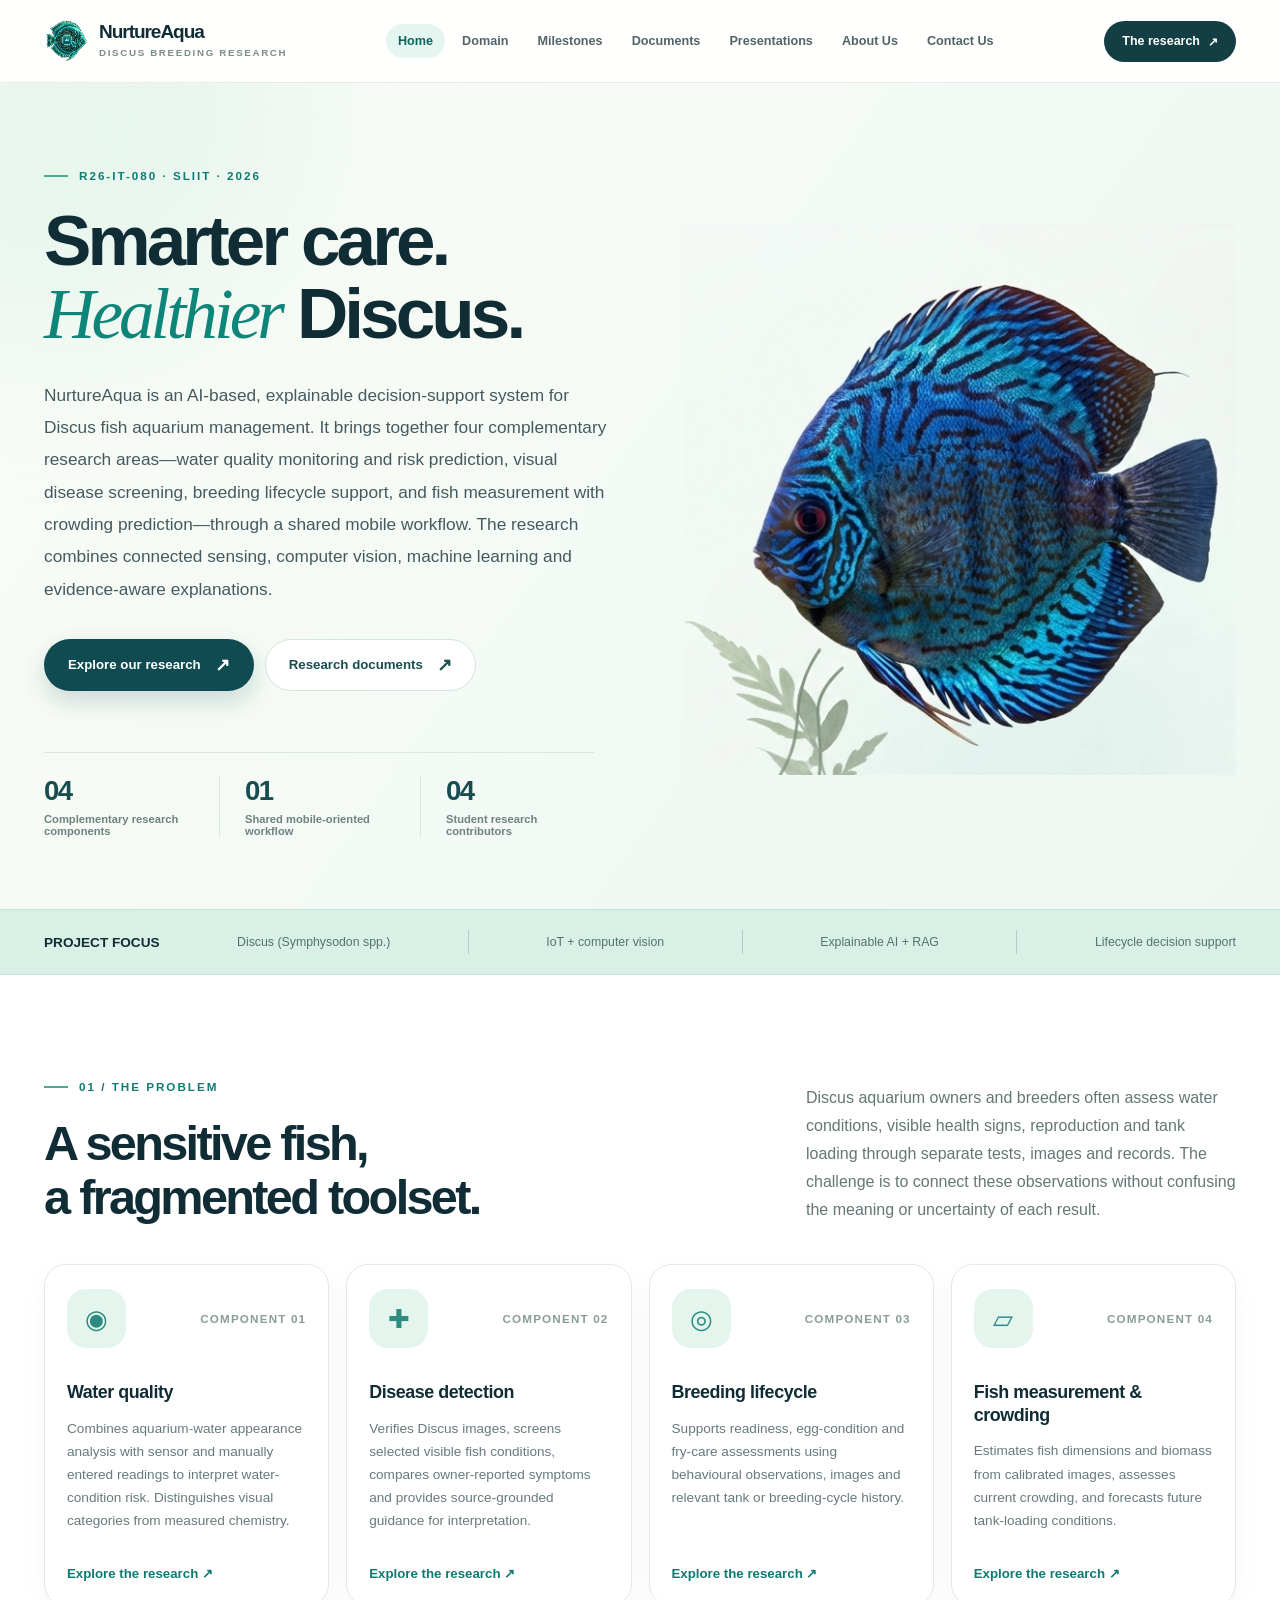
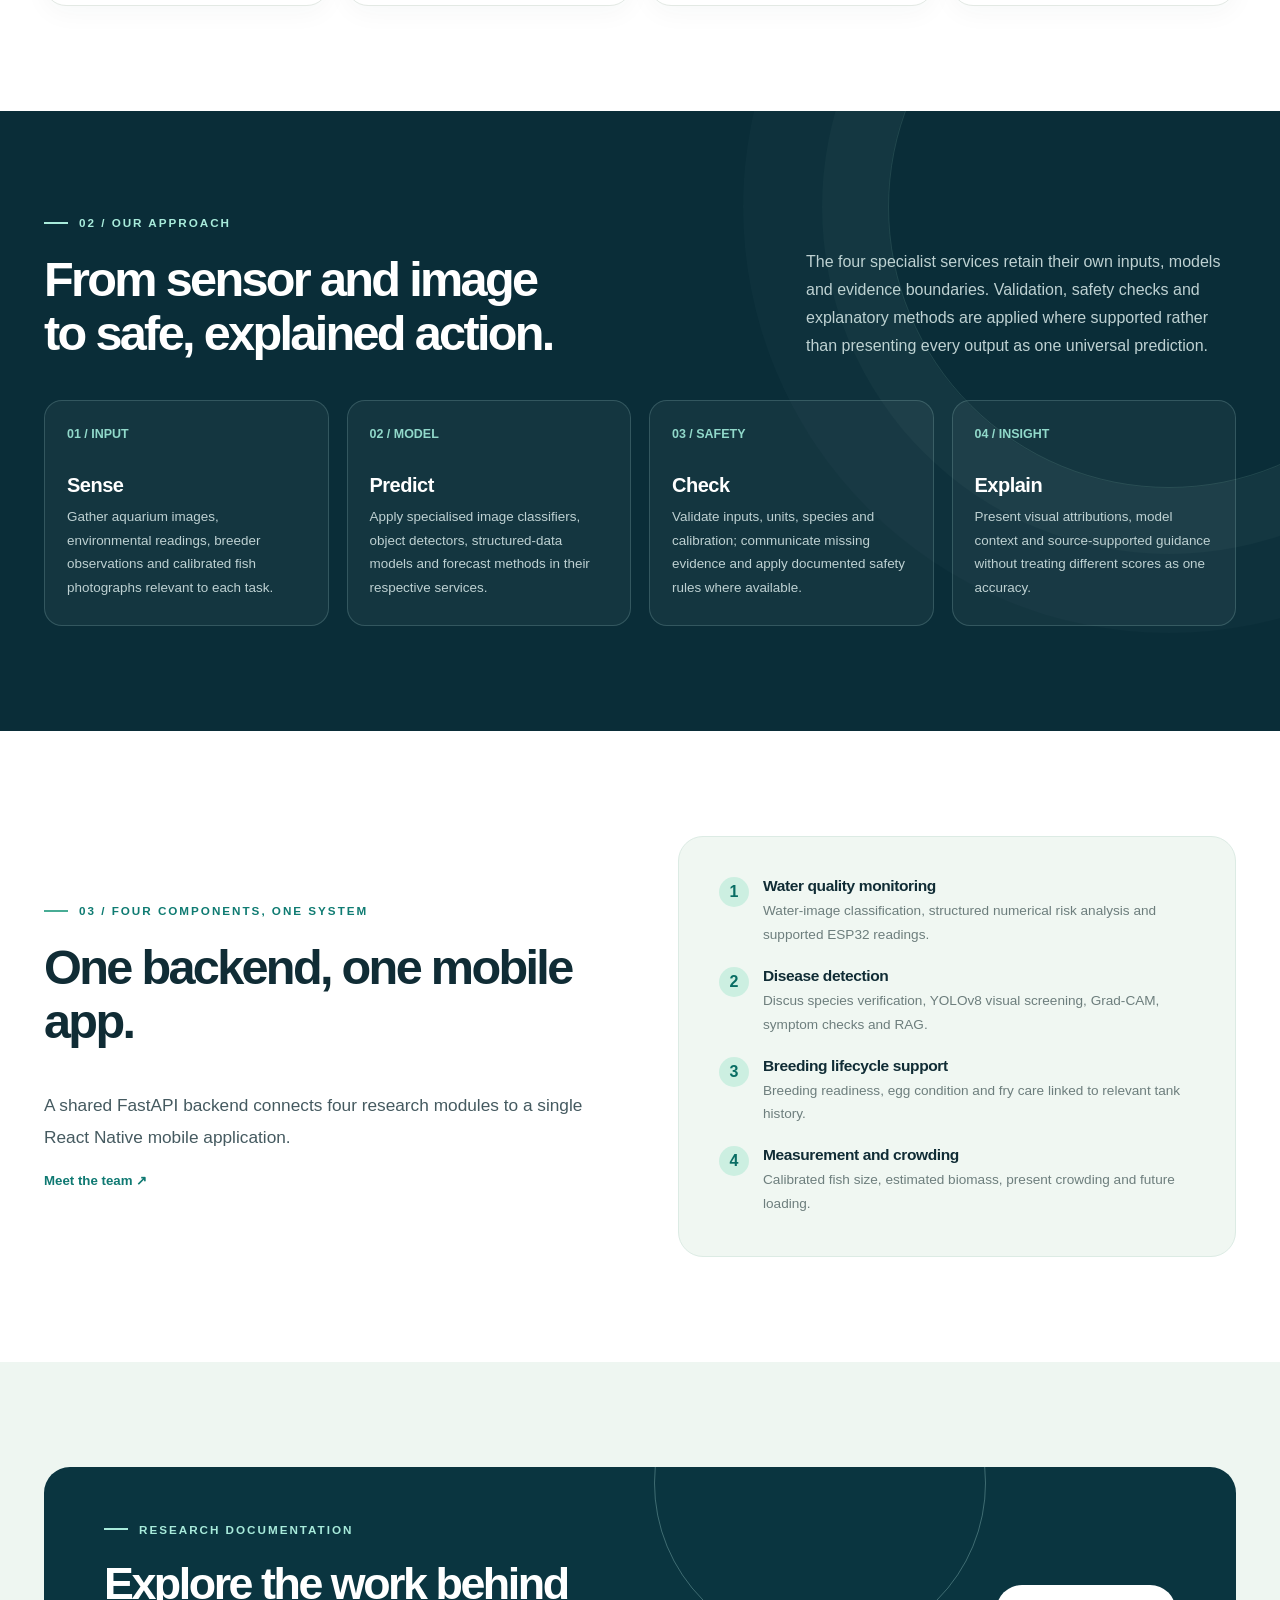
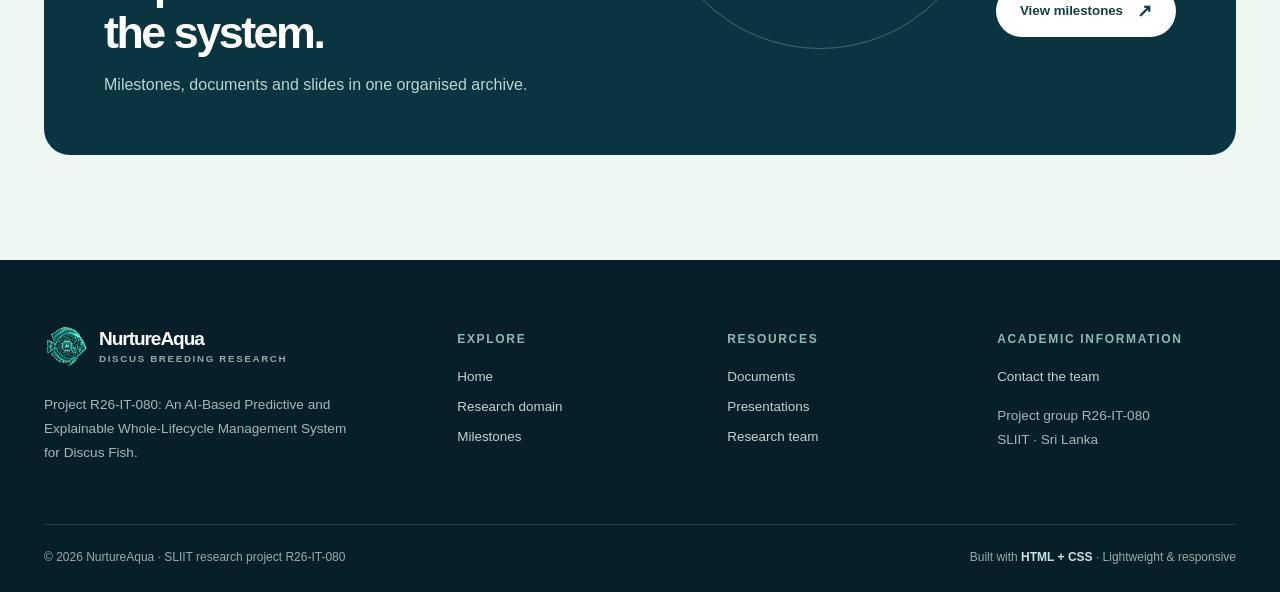
<file: index.html>
<!DOCTYPE html>
<html lang="en"><head><meta charset="utf-8"/><meta content="width=device-width,initial-scale=1" name="viewport"/><meta content="#0c303b" name="theme-color"/><meta content="Academic information site for NurtureAqua AI-assisted discus breeding lifecycle research." name="description"/><title>Research project | NurtureAqua</title><link href="assets/nurtureaqua-logo.png" rel="icon" type="image/png"/><link href="assets/styles.css" rel="stylesheet"/></head><body><a class="skip" href="#main">Skip to content</a>
<header class="header"><div class="wrap header-inner">
<a aria-label="NurtureAqua home" class="brand" href="index.html"><img alt="" class="brand-icon" src="assets/nurtureaqua-logo.png"/><span><span class="brand-name">NurtureAqua</span><span class="brand-tag">Discus breeding research</span></span></a>
<nav aria-label="Primary navigation" class="nav"><a aria-current="page" class="active" href="index.html">Home</a><a class="" href="domain.html">Domain</a><a class="" href="milestones.html">Milestones</a><a class="" href="documents.html">Documents</a><a class="" href="presentations.html">Presentations</a><a class="" href="about.html">About Us</a><a class="" href="contact.html">Contact Us</a></nav>
<a class="header-cta" href="domain.html">The research <span aria-hidden="true">↗</span></a>
<details class="menu"><summary aria-label="Open site navigation">☰ Menu</summary><nav aria-label="Mobile navigation" class="menu-panel"><a aria-current="page" class="active" href="index.html">Home</a><a class="" href="domain.html">Domain</a><a class="" href="milestones.html">Milestones</a><a class="" href="documents.html">Documents</a><a class="" href="presentations.html">Presentations</a><a class="" href="about.html">About Us</a><a class="" href="contact.html">Contact Us</a></nav></details>
</div></header><main id="main"><section class="hero"><div class="wrap hero-layout"><div>
<div class="eyebrow">R26-IT-080 · SLIIT · 2026</div>
<h1>Smarter care.<br/><em>Healthier</em> Discus.</h1>
<p class="lead">NurtureAqua is an AI-based, explainable decision-support system for Discus fish aquarium management. It brings together four complementary research areas—water quality monitoring and risk prediction, visual disease screening, breeding lifecycle support, and fish measurement with crowding prediction—through a shared mobile workflow. The research combines connected sensing, computer vision, machine learning and evidence-aware explanations.</p>
<div class="btn-row"><a class="btn primary" href="domain.html">Explore our research <span aria-hidden="true" class="arrow">↗</span></a><a class="btn outline" href="documents.html">Research documents <span aria-hidden="true" class="arrow">↗</span></a></div>
<div class="hero-stats">
<div class="stat"><b>04</b><small>Complementary research components</small></div>
<div class="stat"><b>01</b><small>Shared mobile-oriented workflow</small></div>
<div class="stat"><b>04</b><small>Student research contributors</small></div>
</div>
</div><div class="hero-visual hero-visual-clean"><img alt="Blue discus fish" class="aquarium aquarium-clean" src="assets/homepage-discus-fish.png"/></div></div></section>
<div class="ribbon"><div class="wrap ribbon-row"><strong>PROJECT FOCUS</strong><span>Discus (Symphysodon spp.)</span><span class="divider-tiny"></span><span>IoT + computer vision</span><span class="divider-tiny"></span><span>Explainable AI + RAG</span><span class="divider-tiny"></span><span>Lifecycle decision support</span></div></div>
<section class="section white"><div class="wrap"><div class="section-head"><div><div class="eyebrow">01 / The problem</div><h2>A sensitive fish,<br/>a fragmented toolset.</h2></div><p>Discus aquarium owners and breeders often assess water conditions, visible health signs, reproduction and tank loading through separate tests, images and records. The challenge is to connect these observations without confusing the meaning or uncertainty of each result.</p></div>
<div class="card-grid four-component-grid">
<article class="research-card">
<div class="card-top"><div aria-hidden="true" class="circle-icon">◉</div><span class="card-index">COMPONENT 01</span></div>
<h3>Water quality</h3>
<p>Combines aquarium-water appearance analysis with sensor and manually entered readings to interpret water-condition risk. Distinguishes visual categories from measured chemistry.</p>
<a class="text-link" href="domain.html#methodology">Explore the research ↗</a>
</article>
<article class="research-card">
<div class="card-top"><div aria-hidden="true" class="circle-icon">✚</div><span class="card-index">COMPONENT 02</span></div>
<h3>Disease detection</h3>
<p>Verifies Discus images, screens selected visible fish conditions, compares owner-reported symptoms and provides source-grounded guidance for interpretation.</p>
<a class="text-link" href="domain.html#methodology">Explore the research ↗</a>
</article>
<article class="research-card">
<div class="card-top"><div aria-hidden="true" class="circle-icon">◎</div><span class="card-index">COMPONENT 03</span></div>
<h3>Breeding lifecycle</h3>
<p>Supports readiness, egg-condition and fry-care assessments using behavioural observations, images and relevant tank or breeding-cycle history.</p>
<a class="text-link" href="domain.html#methodology">Explore the research ↗</a>
</article>
<article class="research-card">
<div class="card-top"><div aria-hidden="true" class="circle-icon">▱</div><span class="card-index">COMPONENT 04</span></div>
<h3>Fish measurement &amp; crowding</h3>
<p>Estimates fish dimensions and biomass from calibrated images, assesses current crowding, and forecasts future tank-loading conditions.</p>
<a class="text-link" href="domain.html#methodology">Explore the research ↗</a>
</article>
</div></div></section>
<section class="section dark-section"><div class="wrap"><div class="section-head"><div><div class="eyebrow light">02 / Our approach</div><h2>From sensor and image<br/>to safe, explained action.</h2></div><p>The four specialist services retain their own inputs, models and evidence boundaries. Validation, safety checks and explanatory methods are applied where supported rather than presenting every output as one universal prediction.</p></div>
<div class="workflow"><div class="flow-step"><div class="number">01 / INPUT</div><h3>Sense</h3><p>Gather aquarium images, environmental readings, breeder observations and calibrated fish photographs relevant to each task.</p></div><div class="flow-step"><div class="number">02 / MODEL</div><h3>Predict</h3><p>Apply specialised image classifiers, object detectors, structured-data models and forecast methods in their respective services.</p></div><div class="flow-step"><div class="number">03 / SAFETY</div><h3>Check</h3><p>Validate inputs, units, species and calibration; communicate missing evidence and apply documented safety rules where available.</p></div><div class="flow-step"><div class="number">04 / INSIGHT</div><h3>Explain</h3><p>Present visual attributions, model context and source-supported guidance without treating different scores as one accuracy.</p></div></div></div></section>
<section class="section white"><div class="wrap split"><div><div class="eyebrow">03 / Four components, one system</div><h2>One backend, one mobile app.</h2><p class="lead">A shared FastAPI backend connects four research modules to a single React Native mobile application.</p><a class="text-link" href="about.html">Meet the team ↗</a></div><div class="feature-panel"><div class="feature-list">
<div class="feature"><span class="check">1</span><div><h3>Water quality monitoring</h3><p>Water-image classification, structured numerical risk analysis and supported ESP32 readings.</p></div></div>
<div class="feature"><span class="check">2</span><div><h3>Disease detection</h3><p>Discus species verification, YOLOv8 visual screening, Grad-CAM, symptom checks and RAG.</p></div></div>
<div class="feature"><span class="check">3</span><div><h3>Breeding lifecycle support</h3><p>Breeding readiness, egg condition and fry care linked to relevant tank history.</p></div></div>
<div class="feature"><span class="check">4</span><div><h3>Measurement and crowding</h3><p>Calibrated fish size, estimated biomass, present crowding and future loading.</p></div></div></div></div></div></section>
<section class="section tint"><div class="wrap"><div class="cta-panel"><div><div class="eyebrow light">Research documentation</div><h2>Explore the work behind<br/>the system.</h2><p>Milestones, documents and slides in one organised archive.</p></div><a class="btn white" href="milestones.html">View milestones <span aria-hidden="true" class="arrow">↗</span></a></div></div></section></main><footer class="foot"><div class="wrap"><div class="foot-grid"><div>
<a class="brand" href="index.html"><img alt="" class="brand-icon" src="assets/nurtureaqua-logo.png"/><span><span class="brand-name">NurtureAqua</span><span class="brand-tag">Discus breeding research</span></span></a>
<p>Project R26-IT-080: An AI-Based Predictive and Explainable Whole-Lifecycle Management System for Discus Fish.</p></div>
<div><h4>Explore</h4><a class="link" href="index.html">Home</a><a class="link" href="domain.html">Research domain</a><a class="link" href="milestones.html">Milestones</a></div>
<div><h4>Resources</h4><a class="link" href="documents.html">Documents</a><a class="link" href="presentations.html">Presentations</a><a class="link" href="about.html">Research team</a></div>
<div><h4>Academic information</h4><a class="link" href="contact.html">Contact the team</a><p>Project group R26-IT-080<br/>SLIIT · Sri Lanka</p></div>
</div><div class="foot-bottom"><span>© 2026 NurtureAqua · SLIIT research project R26-IT-080</span><span>Built with <strong>HTML + CSS</strong> · Lightweight &amp; responsive</span></div></div></footer></body></html>
</file>
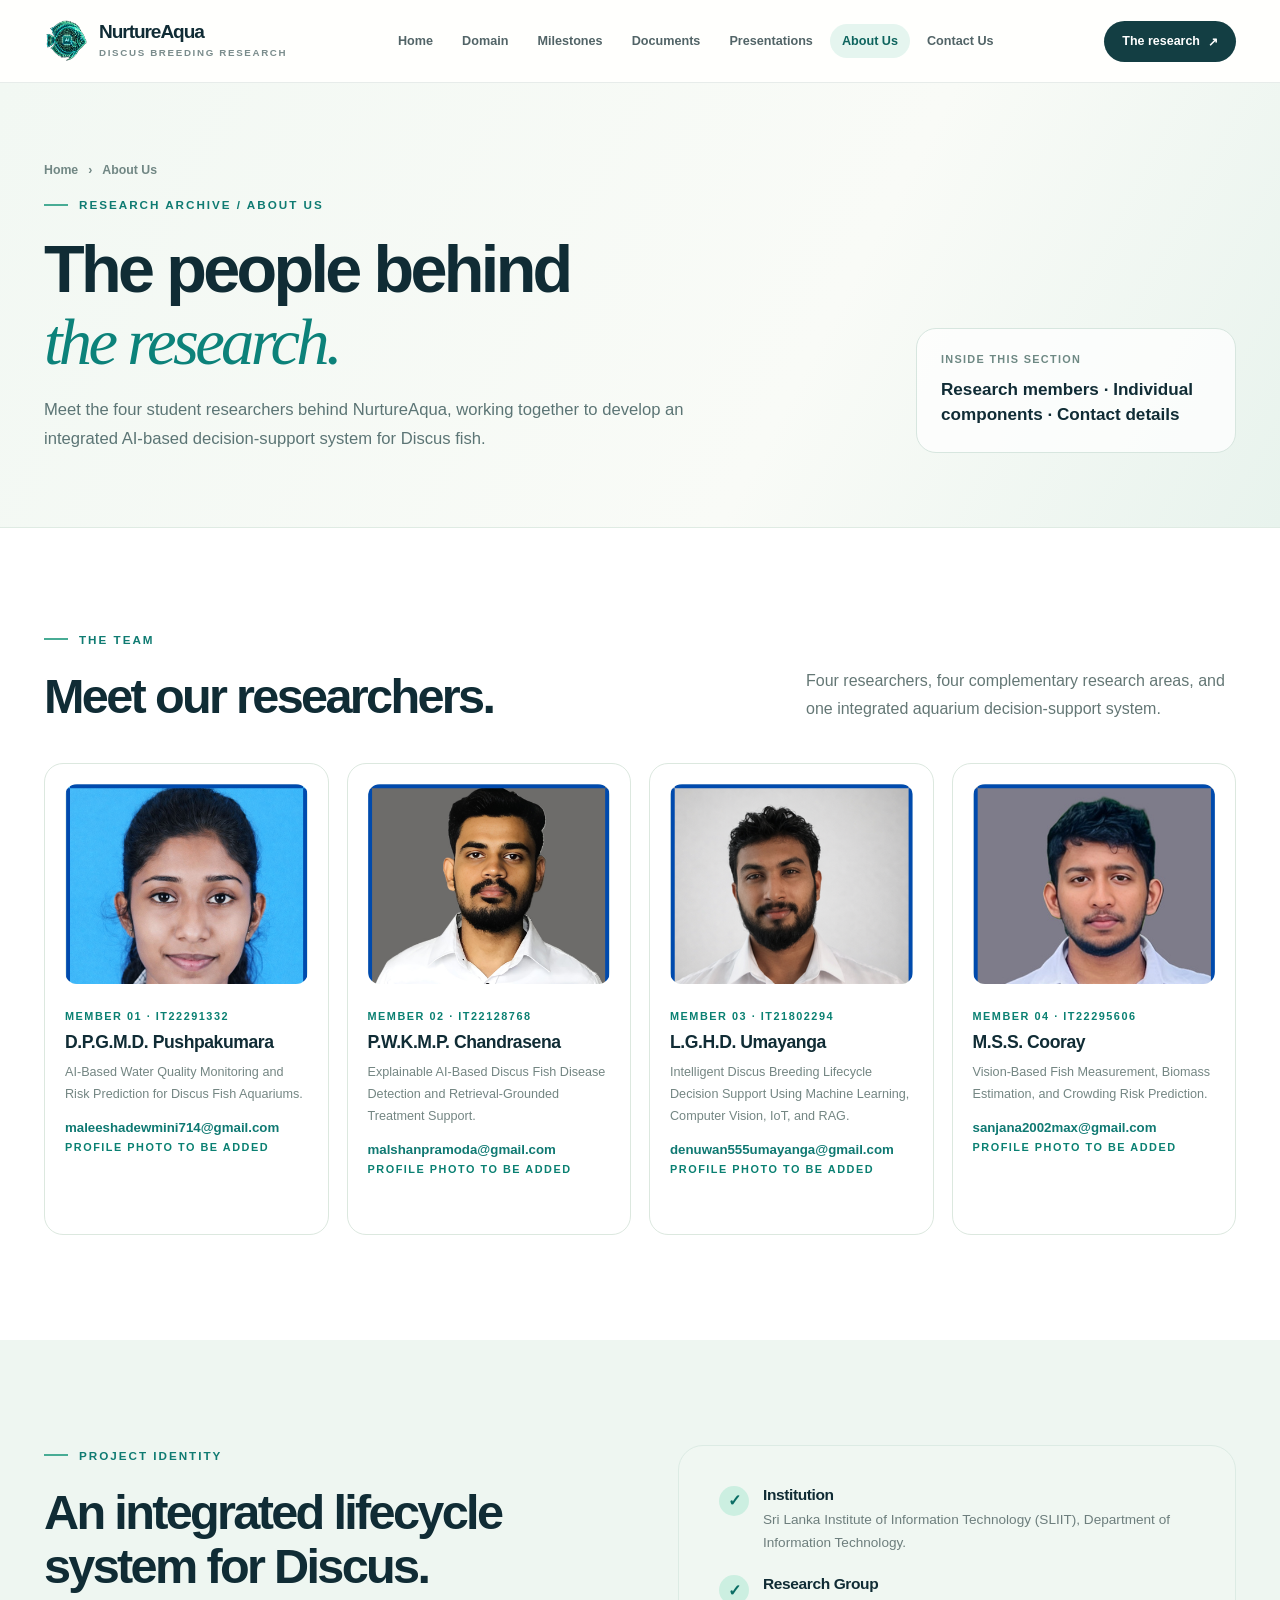
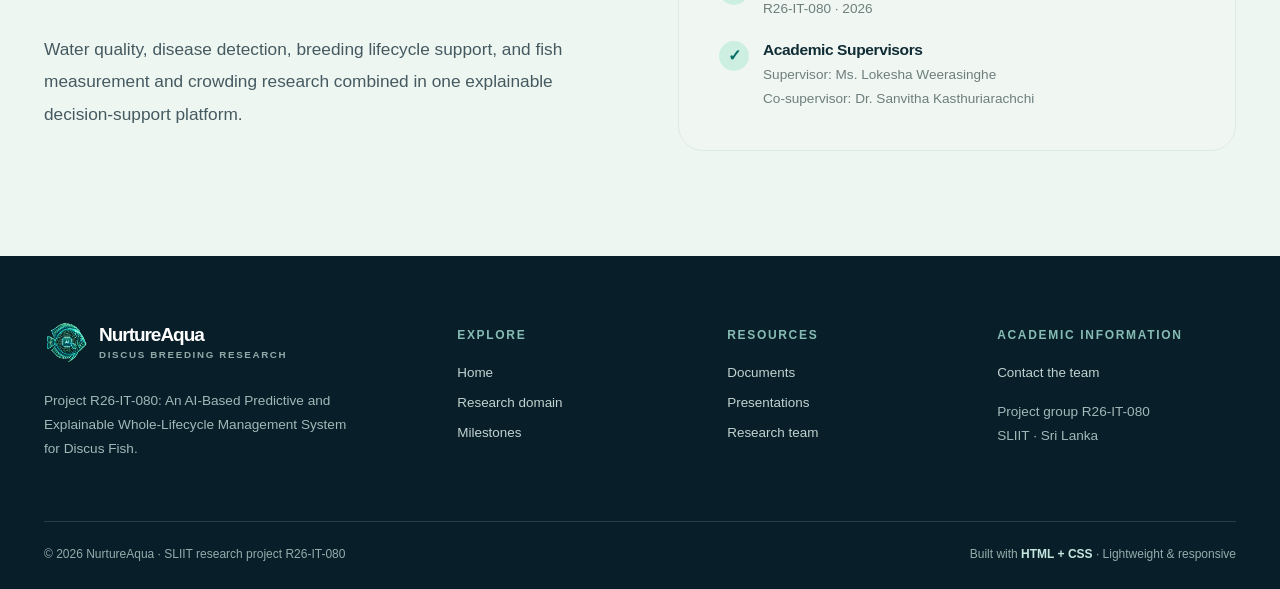
<file: about.html>
<!DOCTYPE html>
<html lang="en">
<head>
  <meta charset="UTF-8">
  <meta name="viewport" content="width=device-width, initial-scale=1">
  <meta name="theme-color" content="#0c303b">
  <meta name="description" content="Meet the NurtureAqua research team and learn about their individual research contributions.">

  <title>About the Team | NurtureAqua</title>

  <link rel="icon" href="assets/nurtureaqua-logo.png" type="image/png">
  <link rel="stylesheet" href="assets/styles.css">
</head>

<body>
  <a class="skip" href="#main">Skip to content</a>

  <!-- Site navigation -->
  <header class="header">
    <div class="wrap header-inner">

      <a class="brand" href="index.html" aria-label="NurtureAqua home">
        <img class="brand-icon" src="assets/nurtureaqua-logo.png" alt="">
        <span>
          <span class="brand-name">NurtureAqua</span>
          <span class="brand-tag">Discus breeding research</span>
        </span>
      </a>

      <nav class="nav" aria-label="Primary navigation">
        <a href="index.html">Home</a>
        <a href="domain.html">Domain</a>
        <a href="milestones.html">Milestones</a>
        <a href="documents.html">Documents</a>
        <a href="presentations.html">Presentations</a>
        <a href="about.html" class="active" aria-current="page">About Us</a>
        <a href="contact.html">Contact Us</a>
      </nav>

      <a class="header-cta" href="domain.html">
        The research <span aria-hidden="true">↗</span>
      </a>

      <details class="menu">
        <summary aria-label="Open site navigation">☰ Menu</summary>
        <nav class="menu-panel" aria-label="Mobile navigation">
          <a href="index.html">Home</a>
          <a href="domain.html">Domain</a>
          <a href="milestones.html">Milestones</a>
          <a href="documents.html">Documents</a>
          <a href="presentations.html">Presentations</a>
          <a href="about.html" class="active" aria-current="page">About Us</a>
          <a href="contact.html">Contact Us</a>
        </nav>
      </details>

    </div>
  </header>

  <main id="main">

    <!-- Page introduction -->
    <section class="page-hero">
      <div class="wrap">

        <div>
          <div class="breadcrumbs">
            <a href="index.html">Home</a>
            <span>›</span>
            <span>About Us</span>
          </div>

          <div class="eyebrow">Research archive / About Us</div>

          <h1>The people behind<br><em>the research.</em></h1>

          <p>
            Meet the four student researchers behind NurtureAqua,
            working together to develop an integrated AI-based
            decision-support system for Discus fish.
          </p>
        </div>

        <aside class="hero-index">
          <small>Inside this section</small>
          <strong>Research members · Individual components · Contact details</strong>
        </aside>

      </div>
    </section>

    <!-- Research team -->
    <section class="section white">
      <div class="wrap">

        <div class="section-head">
          <div>
            <div class="eyebrow">The team</div>
            <h2>Meet our researchers.</h2>
          </div>

          <p>
            Four researchers, four complementary research areas,
            and one integrated aquarium decision-support system.
          </p>
        </div>

        <div class="member-grid">

          <!-- Member 01: Water Quality -->
          <article class="member">
            <div class="avatar"><img src="assets/Pushpakumara.png" alt="Photo of D.P.G.M.D. Pushpakumara" loading="lazy"></div>

            <small>Member 01 · IT22291332</small>
            <h3>D.P.G.M.D. Pushpakumara</h3>

            <p>
              AI-Based Water Quality Monitoring and Risk Prediction
              for Discus Fish Aquariums.
            </p>

            <a class="text-link" href="mailto:maleeshadewmini714@gmail.com">
              maleeshadewmini714@gmail.com
            </a>

            <p><small>Profile photo to be added</small></p>
          </article>

          <!-- Member 02: Disease Detection -->
          <article class="member">
            <div class="avatar"><img src="assets/Chandrasena.png" alt="Photo of P.W.K.M.P. Chandrasena" loading="lazy"></div>

            <small>Member 02 · IT22128768</small>
            <h3>P.W.K.M.P. Chandrasena</h3>

            <p>
              Explainable AI-Based Discus Fish Disease Detection
              and Retrieval-Grounded Treatment Support.
            </p>

            <a class="text-link" href="mailto:malshanpramoda@gmail.com">
              malshanpramoda@gmail.com
            </a>

            <p><small>Profile photo to be added</small></p>
          </article>

          <!-- Member 03: Breeding Lifecycle -->
          <article class="member">
            <div class="avatar"><img src="assets/umayanga.png" alt="Photo of L.G.H.D. Umayanga" loading="lazy"></div>

            <small>Member 03 · IT21802294</small>
            <h3>L.G.H.D. Umayanga</h3>

            <p>
              Intelligent Discus Breeding Lifecycle Decision Support
              Using Machine Learning, Computer Vision, IoT, and RAG.
            </p>

            <a class="text-link" href="mailto:denuwan555umayanga@gmail.com">
              denuwan555umayanga@gmail.com
            </a>

            <p><small>Profile photo to be added</small></p>
          </article>

          <!-- Member 04: Measurement and Crowding -->
          <article class="member">
            <div class="avatar"><img src="assets/cooray.png" alt="Photo of M.S.S. Cooray" loading="lazy"></div>

            <small>Member 04 · IT22295606</small>
            <h3>M.S.S. Cooray</h3>

            <p>
              Vision-Based Fish Measurement, Biomass Estimation,
              and Crowding Risk Prediction.
            </p>

            <a class="text-link" href="mailto:sanjana2002max@gmail.com">
              sanjana2002max@gmail.com
            </a>

            <p><small>Profile photo to be added</small></p>
          </article>

        </div>
      </div>
    </section>

    <!-- Academic information -->
    <section class="section tint">
      <div class="wrap split">

        <div>
          <div class="eyebrow">Project identity</div>

          <h2>An integrated lifecycle system for Discus.</h2>

          <p class="lead">
            Water quality, disease detection, breeding lifecycle
            support, and fish measurement and crowding research
            combined in one explainable decision-support platform.
          </p>
        </div>

        <div class="feature-panel">
          <div class="feature-list">

            <div class="feature">
              <span class="check">✓</span>
              <div>
                <h3>Institution</h3>
                <p>
                  Sri Lanka Institute of Information Technology
                  (SLIIT), Department of Information Technology.
                </p>
              </div>
            </div>

            <div class="feature">
              <span class="check">✓</span>
              <div>
                <h3>Research Group</h3>
                <p>R26-IT-080 · 2026</p>
              </div>
            </div>

            <div class="feature">
              <span class="check">✓</span>
              <div>
                <h3>Academic Supervisors</h3>
                <p>
                  Supervisor: Ms. Lokesha Weerasinghe<br>
                  Co-supervisor: Dr. Sanvitha Kasthuriarachchi
                </p>
              </div>
            </div>

          </div>
        </div>

      </div>
    </section>

  </main>

  <!-- Footer -->
  <footer class="foot">
    <div class="wrap">

      <div class="foot-grid">
        <div>
          <a class="brand" href="index.html">
            <img class="brand-icon" src="assets/nurtureaqua-logo.png" alt="">
            <span>
              <span class="brand-name">NurtureAqua</span>
              <span class="brand-tag">Discus breeding research</span>
            </span>
          </a>

          <p>
            Project R26-IT-080: An AI-Based Predictive and Explainable
            Whole-Lifecycle Management System for Discus Fish.
          </p>
        </div>

        <div>
          <h4>Explore</h4>
          <a class="link" href="index.html">Home</a>
          <a class="link" href="domain.html">Research domain</a>
          <a class="link" href="milestones.html">Milestones</a>
        </div>

        <div>
          <h4>Resources</h4>
          <a class="link" href="documents.html">Documents</a>
          <a class="link" href="presentations.html">Presentations</a>
          <a class="link" href="about.html">Research team</a>
        </div>

        <div>
          <h4>Academic information</h4>
          <a class="link" href="contact.html">Contact the team</a>
          <p>
            Project group R26-IT-080<br>
            SLIIT · Sri Lanka
          </p>
        </div>
      </div>

      <div class="foot-bottom">
        <span>© 2026 NurtureAqua · SLIIT research project R26-IT-080</span>
        <span>Built with <strong>HTML + CSS</strong> · Lightweight &amp; responsive</span>
      </div>

    </div>
  </footer>

</body>
</html>
</file>
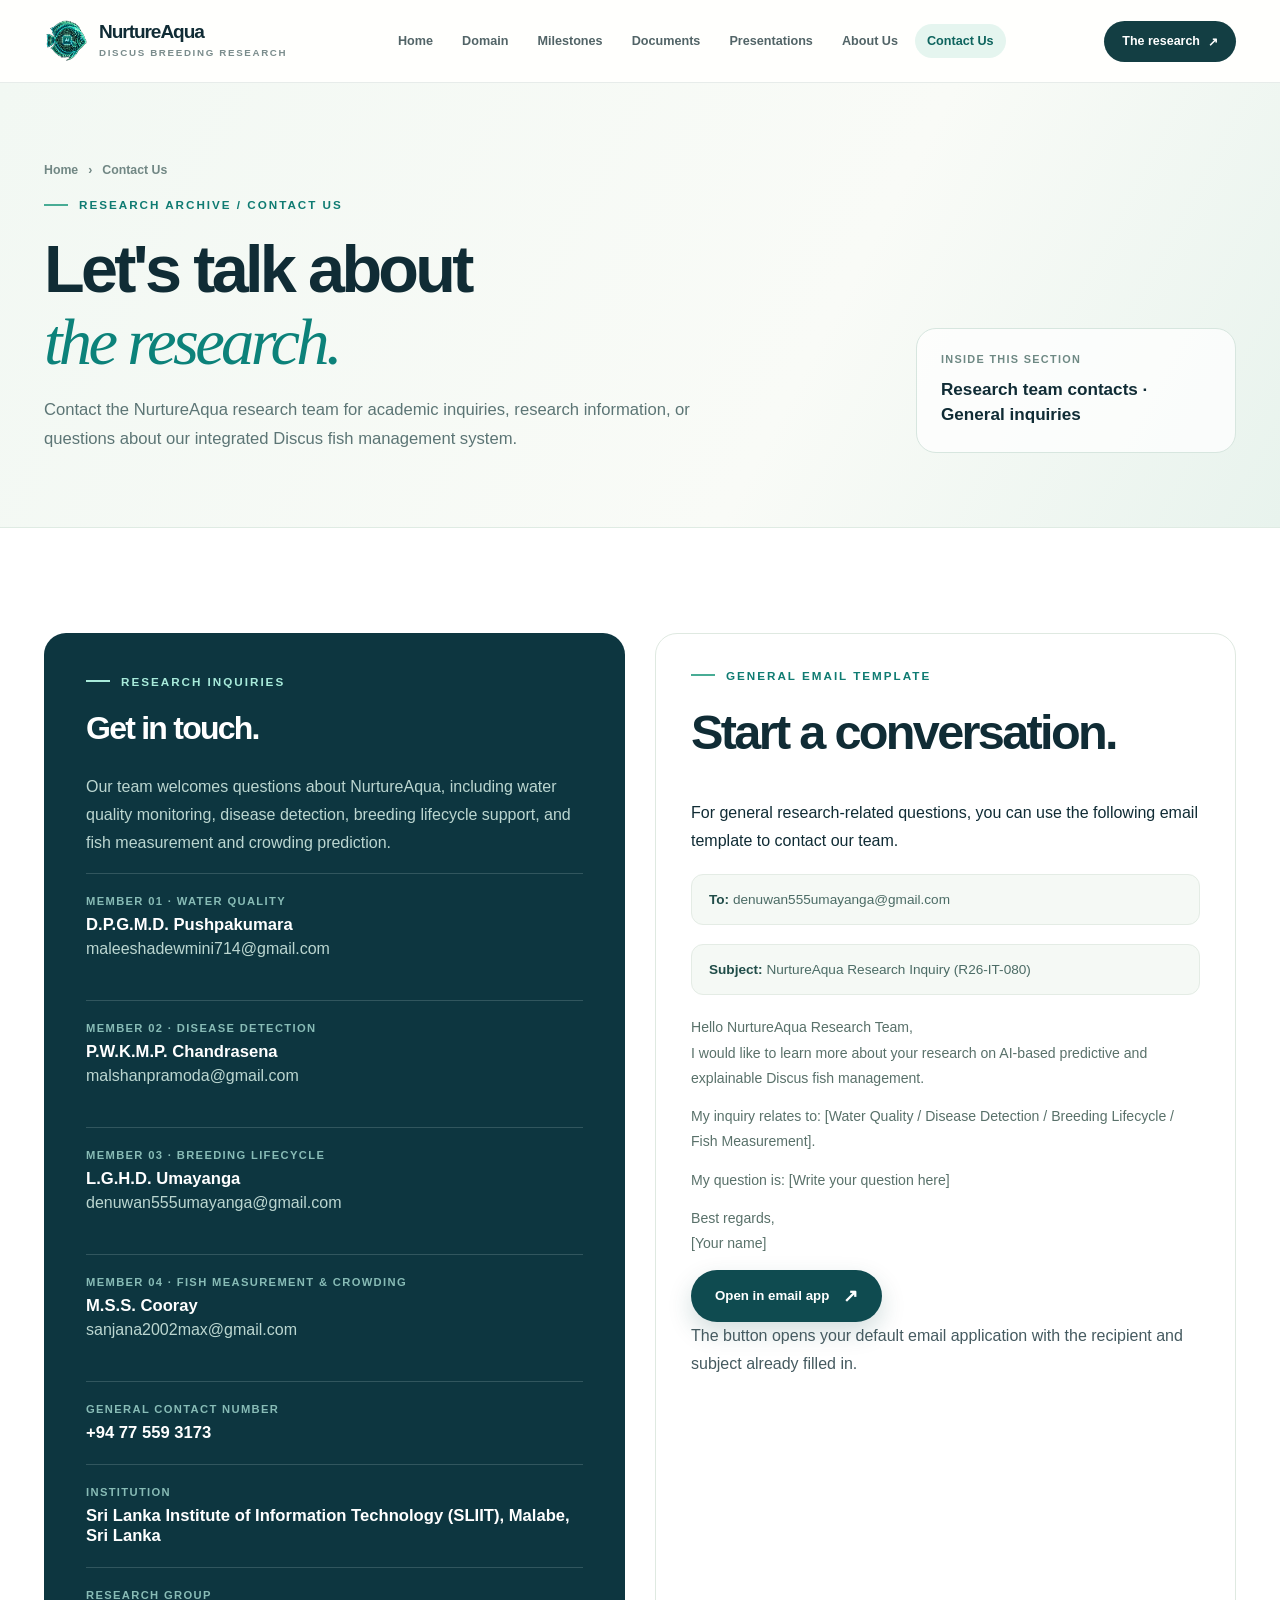
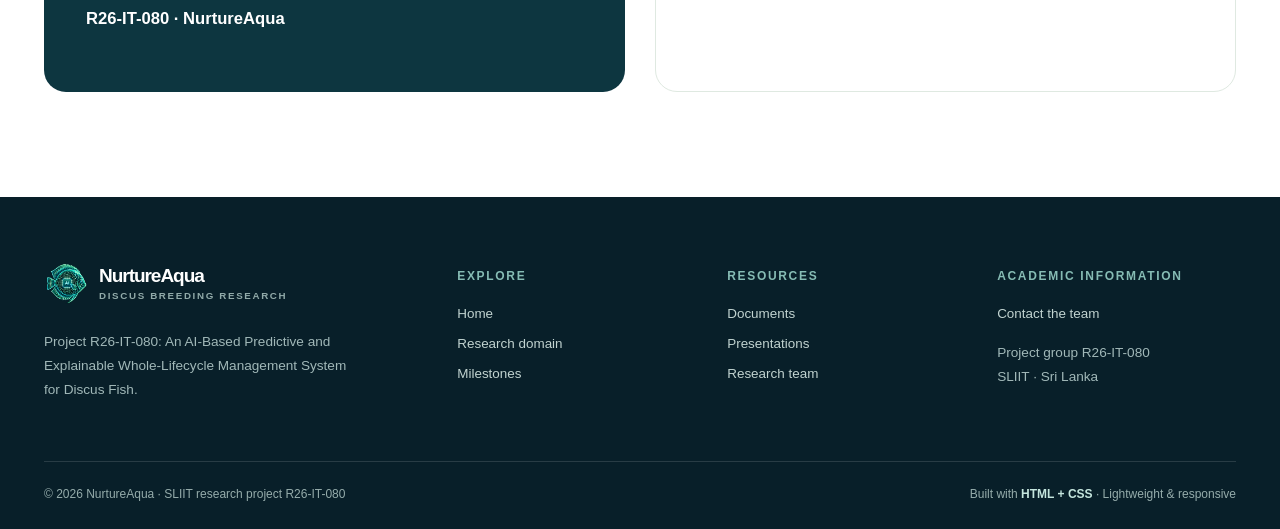
<file: contact.html>
<!DOCTYPE html>
<html lang="en">
<head>
  <meta charset="UTF-8">
  <meta name="viewport" content="width=device-width, initial-scale=1">
  <meta name="theme-color" content="#0c303b">
  <meta name="description" content="Contact the NurtureAqua research team at SLIIT.">

  <title>Contact Us | NurtureAqua</title>

  <link rel="icon" href="assets/nurtureaqua-logo.png" type="image/png">
  <link rel="stylesheet" href="assets/styles.css">

  <style>
    .contact-detail a {
      overflow-wrap: anywhere;
    }

    .contact-detail a:hover {
      text-decoration: underline;
    }
  </style>
</head>

<body>
  <a class="skip" href="#main">Skip to content</a>

  <!-- Header and navigation -->
  <header class="header">
    <div class="wrap header-inner">

      <a class="brand" href="index.html" aria-label="NurtureAqua home">
        <img class="brand-icon" src="assets/nurtureaqua-logo.png" alt="">
        <span>
          <span class="brand-name">NurtureAqua</span>
          <span class="brand-tag">Discus breeding research</span>
        </span>
      </a>

      <nav class="nav" aria-label="Primary navigation">
        <a href="index.html">Home</a>
        <a href="domain.html">Domain</a>
        <a href="milestones.html">Milestones</a>
        <a href="documents.html">Documents</a>
        <a href="presentations.html">Presentations</a>
        <a href="about.html">About Us</a>
        <a href="contact.html" class="active" aria-current="page">Contact Us</a>
      </nav>

      <a class="header-cta" href="domain.html">
        The research <span aria-hidden="true">↗</span>
      </a>

      <details class="menu">
        <summary aria-label="Open site navigation">☰ Menu</summary>
        <nav class="menu-panel" aria-label="Mobile navigation">
          <a href="index.html">Home</a>
          <a href="domain.html">Domain</a>
          <a href="milestones.html">Milestones</a>
          <a href="documents.html">Documents</a>
          <a href="presentations.html">Presentations</a>
          <a href="about.html">About Us</a>
          <a href="contact.html" class="active" aria-current="page">Contact Us</a>
        </nav>
      </details>

    </div>
  </header>

  <main id="main">

    <!-- Page introduction -->
    <section class="page-hero">
      <div class="wrap">

        <div>
          <div class="breadcrumbs">
            <a href="index.html">Home</a>
            <span>›</span>
            <span>Contact Us</span>
          </div>

          <div class="eyebrow">Research archive / Contact Us</div>

          <h1>Let's talk about<br><em>the research.</em></h1>

          <p>
            Contact the NurtureAqua research team for academic
            inquiries, research information, or questions about
            our integrated Discus fish management system.
          </p>
        </div>

        <aside class="hero-index">
          <small>Inside this section</small>
          <strong>Research team contacts · General inquiries</strong>
        </aside>

      </div>
    </section>

    <!-- Contact information -->
    <section class="section white">
      <div class="wrap contact-layout">

        <div class="contact-panel">

          <div class="eyebrow light">Research inquiries</div>
          <h2>Get in touch.</h2>

          <p>
            Our team welcomes questions about NurtureAqua,
            including water quality monitoring, disease detection,
            breeding lifecycle support, and fish measurement
            and crowding prediction.
          </p>

          <div class="contact-detail">
            <span>Member 01 · Water Quality</span>
            <strong>D.P.G.M.D. Pushpakumara</strong>
            <p>
              <a href="mailto:maleeshadewmini714@gmail.com">
                maleeshadewmini714@gmail.com
              </a>
            </p>
          </div>

          <div class="contact-detail">
            <span>Member 02 · Disease Detection</span>
            <strong>P.W.K.M.P. Chandrasena</strong>
            <p>
              <a href="mailto:malshanpramoda@gmail.com">
                malshanpramoda@gmail.com
              </a>
            </p>
          </div>

          <div class="contact-detail">
            <span>Member 03 · Breeding Lifecycle</span>
            <strong>L.G.H.D. Umayanga</strong>
            <p>
              <a href="mailto:denuwan555umayanga@gmail.com">
                denuwan555umayanga@gmail.com
              </a>
            </p>
          </div>

          <div class="contact-detail">
            <span>Member 04 · Fish Measurement &amp; Crowding</span>
            <strong>M.S.S. Cooray</strong>
            <p>
              <a href="mailto:sanjana2002max@gmail.com">
                sanjana2002max@gmail.com
              </a>
            </p>
          </div>

          <div class="contact-detail">
            <span>General Contact Number</span>
            <strong>
              <a href="tel:+94775593173">
                +94 77 559 3173
              </a>
            </strong>
          </div>

          <div class="contact-detail">
            <span>Institution</span>
            <strong>
              Sri Lanka Institute of Information Technology
              (SLIIT), Malabe, Sri Lanka
            </strong>
          </div>

          <div class="contact-detail">
            <span>Research Group</span>
            <strong>R26-IT-080 · NurtureAqua</strong>
          </div>

        </div>

        <!-- General email inquiry template -->
        <div class="email-template">

          <div class="eyebrow">General email template</div>

          <h2>Start a conversation.</h2>

          <p>
            For general research-related questions, you can use
            the following email template to contact our team.
          </p>

          <div class="template-field">
            <strong>To:</strong>
            denuwan555umayanga@gmail.com
          </div>

          <div class="template-field">
            <strong>Subject:</strong>
            NurtureAqua Research Inquiry (R26-IT-080)
          </div>

          <div class="template-body">
            Hello NurtureAqua Research Team,
            <p>
              I would like to learn more about your research on
              AI-based predictive and explainable Discus fish
              management.
            </p>

            <p>
              My inquiry relates to:
              [Water Quality / Disease Detection /
              Breeding Lifecycle / Fish Measurement].
            </p>

            <p>
              My question is: [Write your question here]
            </p>

            <p>
              Best regards,<br>
              [Your name]
            </p>
          </div>

          <div class="btn-row">
            <a
              class="btn primary"
              href="mailto:denuwan555umayanga@gmail.com?subject=NurtureAqua%20Research%20Inquiry%20(R26-IT-080)&amp;body=Hello%20NurtureAqua%20Research%20Team%2C%0A%0AI%20would%20like%20to%20learn%20more%20about%20your%20research.%0A%0AMy%20question%20is%3A%20%0A%0ABest%20regards%2C"
            >
              Open in email app
              <span class="arrow" aria-hidden="true">↗</span>
            </a>
          </div>

          <p class="muted">
            The button opens your default email application
            with the recipient and subject already filled in.
          </p>

        </div>

      </div>
    </section>

  </main>

  <!-- Footer -->
  <footer class="foot">
    <div class="wrap">

      <div class="foot-grid">

        <div>
          <a class="brand" href="index.html">
            <img class="brand-icon" src="assets/nurtureaqua-logo.png" alt="">
            <span>
              <span class="brand-name">NurtureAqua</span>
              <span class="brand-tag">Discus breeding research</span>
            </span>
          </a>

          <p>
            Project R26-IT-080: An AI-Based Predictive and Explainable
            Whole-Lifecycle Management System for Discus Fish.
          </p>
        </div>

        <div>
          <h4>Explore</h4>
          <a class="link" href="index.html">Home</a>
          <a class="link" href="domain.html">Research domain</a>
          <a class="link" href="milestones.html">Milestones</a>
        </div>

        <div>
          <h4>Resources</h4>
          <a class="link" href="documents.html">Documents</a>
          <a class="link" href="presentations.html">Presentations</a>
          <a class="link" href="about.html">Research team</a>
        </div>

        <div>
          <h4>Academic information</h4>
          <a class="link" href="contact.html">Contact the team</a>
          <p>
            Project group R26-IT-080<br>
            SLIIT · Sri Lanka
          </p>
        </div>

      </div>

      <div class="foot-bottom">
        <span>© 2026 NurtureAqua · SLIIT research project R26-IT-080</span>
        <span>
          Built with <strong>HTML + CSS</strong> · Lightweight &amp; responsive
        </span>
      </div>

    </div>
  </footer>

</body>
</html>
</file>
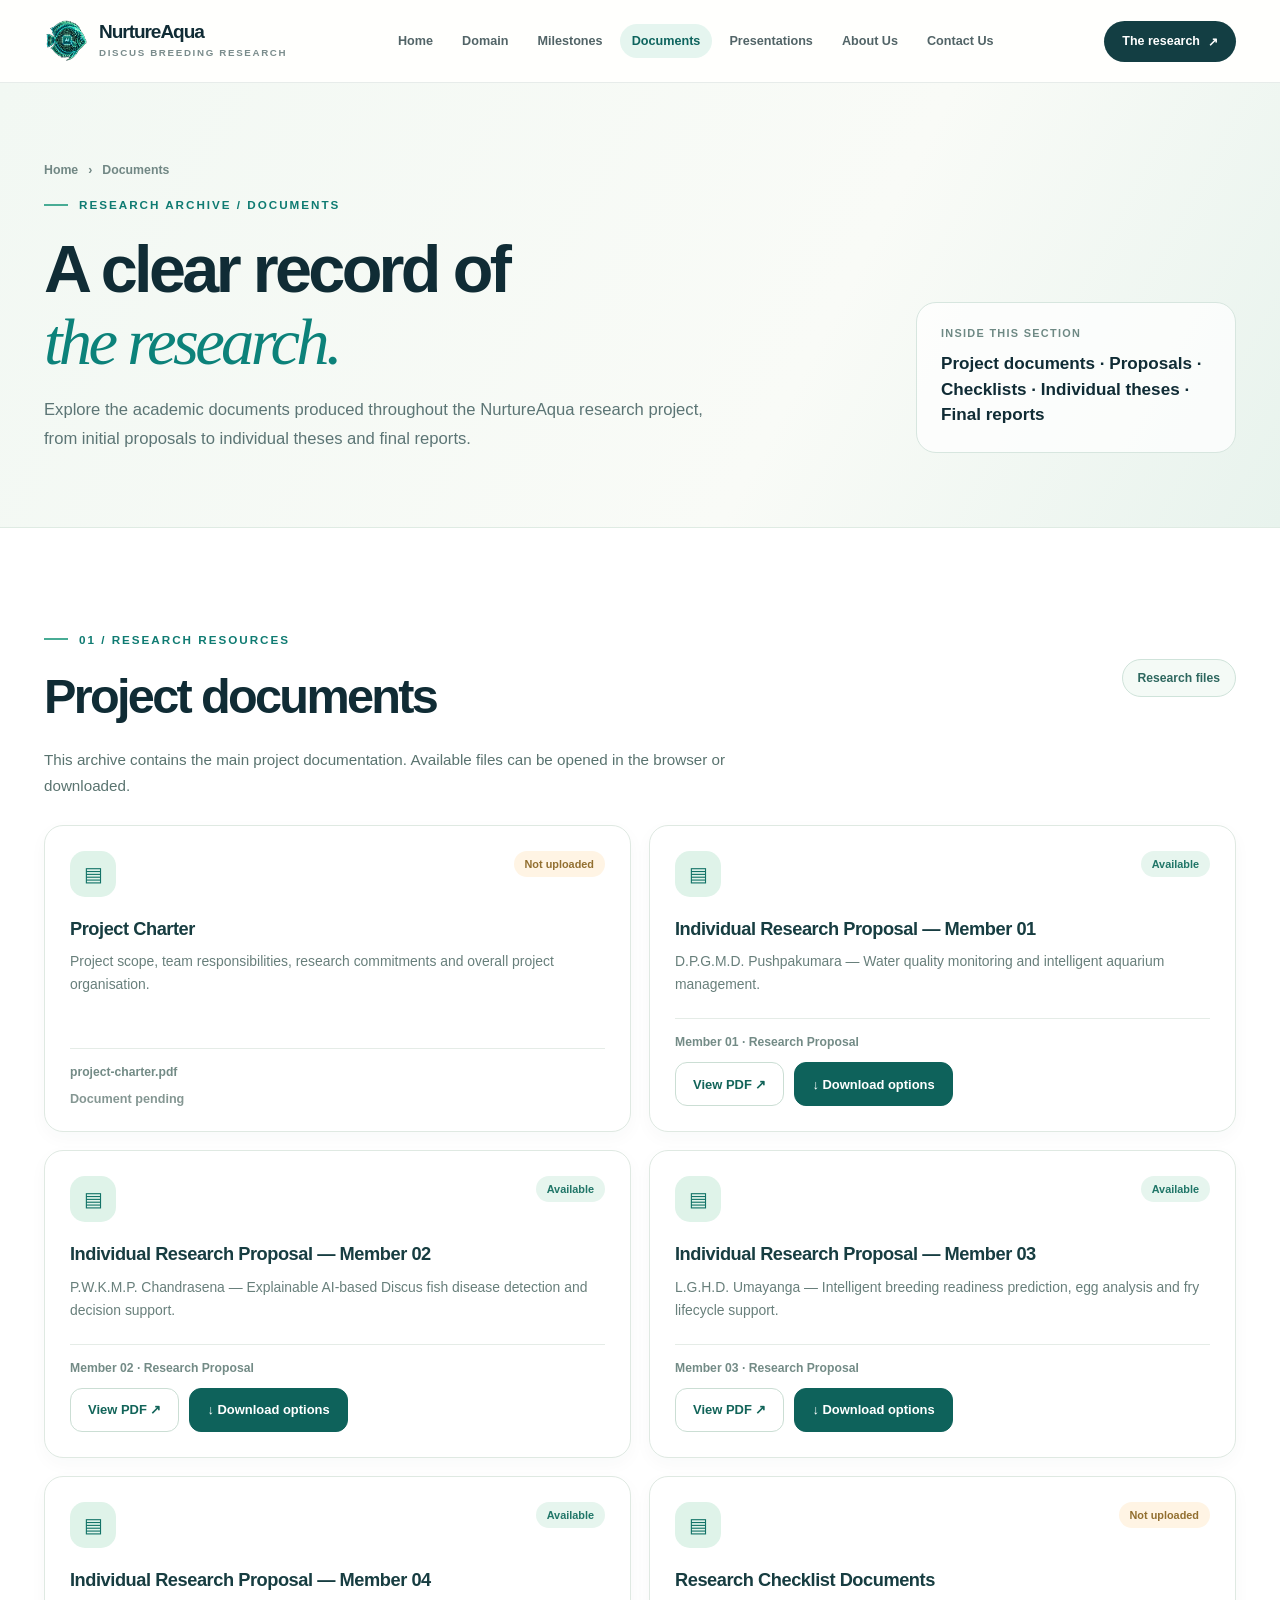
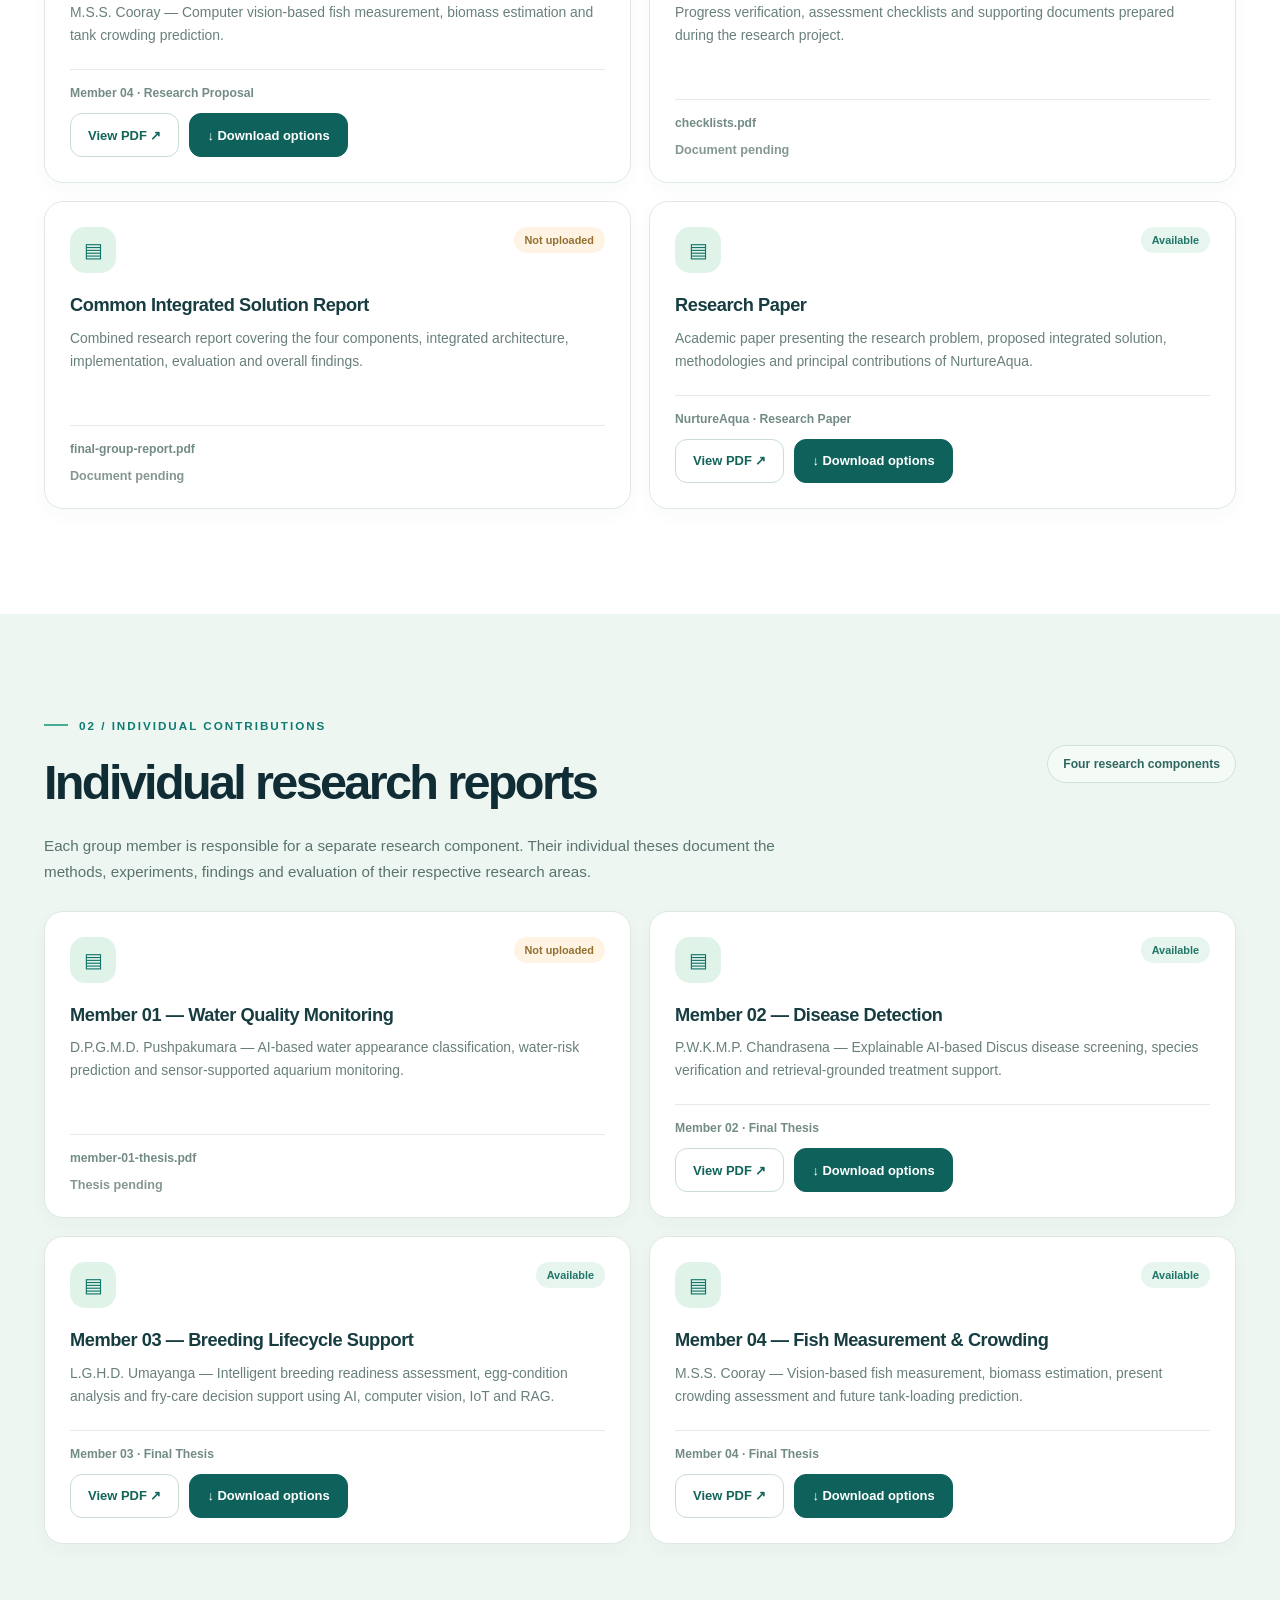
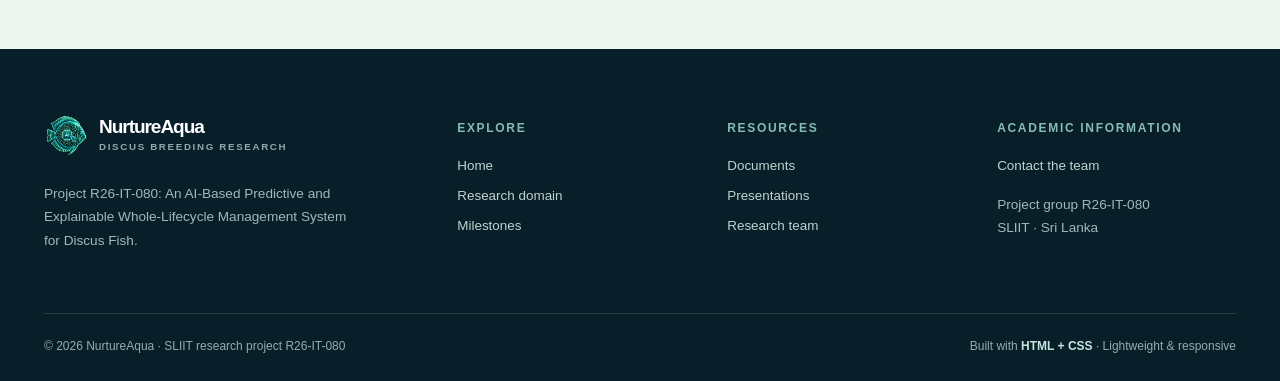
<file: documents.html>
<!DOCTYPE html>
<html lang="en">
<head>
  <meta charset="UTF-8">
  <meta name="viewport" content="width=device-width, initial-scale=1">
  <meta name="theme-color" content="#0c303b">
  <meta
    name="description"
    content="Research documents, proposals, checklists, individual theses and final reports for the NurtureAqua project."
  >
  <title>Research Documents | NurtureAqua</title>
  <link rel="icon" href="assets/nurtureaqua-logo.png" type="image/png">
  <link rel="stylesheet" href="assets/styles.css">
</head>

<body>
  <a class="skip" href="#main">Skip to content</a>

  <header class="header">
    <div class="wrap header-inner">
      <a class="brand" href="index.html" aria-label="NurtureAqua home">
        <img class="brand-icon" src="assets/nurtureaqua-logo.png" alt="">
        <span>
          <span class="brand-name">NurtureAqua</span>
          <span class="brand-tag">Discus breeding research</span>
        </span>
      </a>

      <nav class="nav" aria-label="Primary navigation">
        <a href="index.html">Home</a>
        <a href="domain.html">Domain</a>
        <a href="milestones.html">Milestones</a>
        <a href="documents.html" class="active" aria-current="page">Documents</a>
        <a href="presentations.html">Presentations</a>
        <a href="about.html">About Us</a>
        <a href="contact.html">Contact Us</a>
      </nav>

      <a class="header-cta" href="domain.html">
        The research <span aria-hidden="true">↗</span>
      </a>

      <details class="menu">
        <summary aria-label="Open site navigation">☰ Menu</summary>
        <nav class="menu-panel" aria-label="Mobile navigation">
          <a href="index.html">Home</a>
          <a href="domain.html">Domain</a>
          <a href="milestones.html">Milestones</a>
          <a href="documents.html" class="active" aria-current="page">Documents</a>
          <a href="presentations.html">Presentations</a>
          <a href="about.html">About Us</a>
          <a href="contact.html">Contact Us</a>
        </nav>
      </details>
    </div>
  </header>

  <main id="main">
    <section class="page-hero">
      <div class="wrap">
        <div>
          <div class="breadcrumbs">
            <a href="index.html">Home</a>
            <span>›</span>
            <span>Documents</span>
          </div>

          <div class="eyebrow">Research archive / Documents</div>
          <h1>A clear record of<br><em>the research.</em></h1>

          <p>
            Explore the academic documents produced throughout
            the NurtureAqua research project, from initial
            proposals to individual theses and final reports.
          </p>
        </div>

        <aside class="hero-index">
          <small>Inside this section</small>
          <strong>
            Project documents · Proposals ·
            Checklists · Individual theses · Final reports
          </strong>
        </aside>
      </div>
    </section>

    <section class="section white" id="project-documents">
      <div class="wrap">
        <div class="docs-top">
          <div>
            <div class="eyebrow">01 / Research resources</div>
            <h2>Project documents</h2>
          </div>
          <span class="pill">Research files</span>
        </div>

        <p class="doc-intro">
          This archive contains the main project documentation.
          Available files can be opened in the browser or downloaded.
        </p>

        <div class="doc-grid">
          <article class="doc-card">
            <div class="doc-card-head">
              <span class="file-icon" aria-hidden="true">▤</span>
              <span class="status pending">Not uploaded</span>
            </div>
            <h3>Project Charter</h3>
            <p>
              Project scope, team responsibilities, research
              commitments and overall project organisation.
            </p>
            <div class="doc-card-bottom">
              <span class="doc-file-name">project-charter.pdf</span>
              <span class="doc-waiting">Document pending</span>
            </div>
          </article>

          <article class="doc-card">
            <div class="doc-card-head">
              <span class="file-icon" aria-hidden="true">▤</span>
              <span class="status available">Available</span>
            </div>
            <h3>Individual Research Proposal — Member 01</h3>
            <p>
              D.P.G.M.D. Pushpakumara — Water quality
              monitoring and intelligent aquarium management.
            </p>
            <div class="doc-card-bottom">
              <span class="doc-file-name">
                Member 01 · Research Proposal
              </span>
              <div class="doc-actions">
                <a
                  class="doc-btn view"
                  href="https://mysliit-my.sharepoint.com/:b:/g/personal/it22128768_my_sliit_lk/IQBtApaKf9-JRLbyVU5rHSajAdsJsXbCHENdXIOZPZQbOeI?e=Pdg84o"
                  target="_blank"
                  rel="noopener noreferrer"
                >View PDF ↗</a>
                <a
                  class="doc-btn download"
                  href="https://mysliit-my.sharepoint.com/:b:/g/personal/it22128768_my_sliit_lk/IQBtApaKf9-JRLbyVU5rHSajAdsJsXbCHENdXIOZPZQbOeI?e=Pdg84o"
                  target="_blank"
                  rel="noopener noreferrer"
                >↓ Download options</a>
              </div>
            </div>
          </article>

          <article class="doc-card">
            <div class="doc-card-head">
              <span class="file-icon" aria-hidden="true">▤</span>
              <span class="status available">Available</span>
            </div>
            <h3>Individual Research Proposal — Member 02</h3>
            <p>
              P.W.K.M.P. Chandrasena — Explainable
              AI-based Discus fish disease detection
              and decision support.
            </p>
            <div class="doc-card-bottom">
              <span class="doc-file-name">
                Member 02 · Research Proposal
              </span>
              <div class="doc-actions">
                <a
                  class="doc-btn view"
                  href="https://mysliit-my.sharepoint.com/:b:/g/personal/it22128768_my_sliit_lk/IQB490r7cesATYCLQTWujSHBAU8qE8_GHkXOAZPdLLWN--k?e=eKZgcQ"
                  target="_blank"
                  rel="noopener noreferrer"
                >View PDF ↗</a>
                <a
                  class="doc-btn download"
                  href="https://mysliit-my.sharepoint.com/:b:/g/personal/it22128768_my_sliit_lk/IQB490r7cesATYCLQTWujSHBAU8qE8_GHkXOAZPdLLWN--k?e=eKZgcQ"
                  target="_blank"
                  rel="noopener noreferrer"
                >↓ Download options</a>
              </div>
            </div>
          </article>

          <article class="doc-card">
            <div class="doc-card-head">
              <span class="file-icon" aria-hidden="true">▤</span>
              <span class="status available">Available</span>
            </div>
            <h3>Individual Research Proposal — Member 03</h3>
            <p>
              L.G.H.D. Umayanga — Intelligent breeding
              readiness prediction, egg analysis
              and fry lifecycle support.
            </p>
            <div class="doc-card-bottom">
              <span class="doc-file-name">
                Member 03 · Research Proposal
              </span>
              <div class="doc-actions">
                <a
                  class="doc-btn view"
                  href="https://mysliit-my.sharepoint.com/:b:/g/personal/it22128768_my_sliit_lk/IQDxrffi905UTbVN0rmE1EqUAVF7MUzPYT5SAiUEVyjnj7k?e=PHYs7j"
                  target="_blank"
                  rel="noopener noreferrer"
                >View PDF ↗</a>
                <a
                  class="doc-btn download"
                  href="https://mysliit-my.sharepoint.com/:b:/g/personal/it22128768_my_sliit_lk/IQDxrffi905UTbVN0rmE1EqUAVF7MUzPYT5SAiUEVyjnj7k?e=PHYs7j"
                  target="_blank"
                  rel="noopener noreferrer"
                >↓ Download options</a>
              </div>
            </div>
          </article>

          <article class="doc-card">
            <div class="doc-card-head">
              <span class="file-icon" aria-hidden="true">▤</span>
              <span class="status available">Available</span>
            </div>
            <h3>Individual Research Proposal — Member 04</h3>
            <p>
              M.S.S. Cooray — Computer vision-based
              fish measurement, biomass estimation
              and tank crowding prediction.
            </p>
            <div class="doc-card-bottom">
              <span class="doc-file-name">
                Member 04 · Research Proposal
              </span>
              <div class="doc-actions">
                <a
                  class="doc-btn view"
                  href="https://mysliit-my.sharepoint.com/:b:/g/personal/it22128768_my_sliit_lk/IQDTVATWgtw6TIXaq0WlZCQiAcoRMv1rBn83JfKLLW4Tri4?e=Iroxfh"
                  target="_blank"
                  rel="noopener noreferrer"
                >View PDF ↗</a>
                <a
                  class="doc-btn download"
                  href="https://mysliit-my.sharepoint.com/:b:/g/personal/it22128768_my_sliit_lk/IQDTVATWgtw6TIXaq0WlZCQiAcoRMv1rBn83JfKLLW4Tri4?e=Iroxfh"
                  target="_blank"
                  rel="noopener noreferrer"
                >↓ Download options</a>
              </div>
            </div>
          </article>

          <article class="doc-card">
            <div class="doc-card-head">
              <span class="file-icon" aria-hidden="true">▤</span>
              <span class="status pending">Not uploaded</span>
            </div>
            <h3>Research Checklist Documents</h3>
            <p>
              Progress verification, assessment checklists
              and supporting documents prepared during the
              research project.
            </p>
            <div class="doc-card-bottom">
              <span class="doc-file-name">checklists.pdf</span>
              <span class="doc-waiting">Document pending</span>
            </div>
          </article>

          <article class="doc-card">
            <div class="doc-card-head">
              <span class="file-icon" aria-hidden="true">▤</span>
              <span class="status pending">Not uploaded</span>
            </div>
            <h3>Common Integrated Solution Report</h3>
            <p>
              Combined research report covering the four
              components, integrated architecture,
              implementation, evaluation and overall findings.
            </p>
            <div class="doc-card-bottom">
              <span class="doc-file-name">final-group-report.pdf</span>
              <span class="doc-waiting">Document pending</span>
            </div>
          </article>

          <article class="doc-card">
            <div class="doc-card-head">
              <span class="file-icon" aria-hidden="true">▤</span>
              <span class="status available">Available</span>
            </div>
            <h3>Research Paper</h3>
            <p>
              Academic paper presenting the research problem,
              proposed integrated solution, methodologies
              and principal contributions of NurtureAqua.
            </p>
            <div class="doc-card-bottom">
              <span class="doc-file-name">
                NurtureAqua · Research Paper
              </span>
              <div class="doc-actions">
                <a
                  class="doc-btn view"
                  href="https://mysliit-my.sharepoint.com/:b:/g/personal/it22128768_my_sliit_lk/IQDdCPRCh19eQKqjreJo-EvtAVVn47uw5MrXAdqIypmC-0A?e=kB8YAT"
                  target="_blank"
                  rel="noopener noreferrer"
                >View PDF ↗</a>
                <a
                  class="doc-btn download"
                  href="https://mysliit-my.sharepoint.com/:b:/g/personal/it22128768_my_sliit_lk/IQDdCPRCh19eQKqjreJo-EvtAVVn47uw5MrXAdqIypmC-0A?e=kB8YAT"
                  target="_blank"
                  rel="noopener noreferrer"
                >↓ Download options</a>
              </div>
            </div>
          </article>
        </div>
      </div>
    </section>

    <section class="section tint" id="individual-reports">
      <div class="wrap">
        <div class="docs-top">
          <div>
            <div class="eyebrow">02 / Individual contributions</div>
            <h2>Individual research reports</h2>
          </div>
          <span class="pill">Four research components</span>
        </div>

        <p class="doc-intro">
          Each group member is responsible for a separate
          research component. Their individual theses document
          the methods, experiments, findings and evaluation
          of their respective research areas.
        </p>

        <div class="doc-grid">
          <article class="doc-card">
            <div class="doc-card-head">
              <span class="file-icon" aria-hidden="true">▤</span>
              <span class="status pending">Not uploaded</span>
            </div>
            <h3>Member 01 — Water Quality Monitoring</h3>
            <p>
              D.P.G.M.D. Pushpakumara — AI-based water
              appearance classification, water-risk prediction
              and sensor-supported aquarium monitoring.
            </p>
            <div class="doc-card-bottom">
              <span class="doc-file-name">member-01-thesis.pdf</span>
              <span class="doc-waiting">Thesis pending</span>
            </div>
          </article>

          <article class="doc-card">
            <div class="doc-card-head">
              <span class="file-icon" aria-hidden="true">▤</span>
              <span class="status available">Available</span>
            </div>
            <h3>Member 02 — Disease Detection</h3>
            <p>
              P.W.K.M.P. Chandrasena — Explainable AI-based
              Discus disease screening, species verification
              and retrieval-grounded treatment support.
            </p>
            <div class="doc-card-bottom">
              <span class="doc-file-name">
                Member 02 · Final Thesis
              </span>
              <div class="doc-actions">
                <a
                  class="doc-btn view"
                  href="https://mysliit-my.sharepoint.com/:b:/g/personal/it22128768_my_sliit_lk/IQCAbXxcT1zzQZMZmTEtFt_rAZWI0tlgS61c5belvfVloW4?e=Haicqk"
                  target="_blank"
                  rel="noopener noreferrer"
                >View PDF ↗</a>
                <a
                  class="doc-btn download"
                  href="https://mysliit-my.sharepoint.com/:b:/g/personal/it22128768_my_sliit_lk/IQCAbXxcT1zzQZMZmTEtFt_rAZWI0tlgS61c5belvfVloW4?e=Haicqk"
                  target="_blank"
                  rel="noopener noreferrer"
                >↓ Download options</a>
              </div>
            </div>
          </article>

          <article class="doc-card">
            <div class="doc-card-head">
              <span class="file-icon" aria-hidden="true">▤</span>
              <span class="status available">Available</span>
            </div>
            <h3>Member 03 — Breeding Lifecycle Support</h3>
            <p>
              L.G.H.D. Umayanga — Intelligent breeding
              readiness assessment, egg-condition analysis
              and fry-care decision support using AI,
              computer vision, IoT and RAG.
            </p>
            <div class="doc-card-bottom">
              <span class="doc-file-name">
                Member 03 · Final Thesis
              </span>
              <div class="doc-actions">
                <a
                  class="doc-btn view"
                  href="https://mysliit-my.sharepoint.com/:b:/g/personal/it22128768_my_sliit_lk/IQAWBRtoUdorSr5w-_HDuu_hARlUKNOBSc--Z9YC9JP8RQA?e=1ZscKM"
                  target="_blank"
                  rel="noopener noreferrer"
                >View PDF ↗</a>
                <a
                  class="doc-btn download"
                  href="https://mysliit-my.sharepoint.com/:b:/g/personal/it22128768_my_sliit_lk/IQAWBRtoUdorSr5w-_HDuu_hARlUKNOBSc--Z9YC9JP8RQA?e=1ZscKM"
                  target="_blank"
                  rel="noopener noreferrer"
                >↓ Download options</a>
              </div>
            </div>
          </article>

          <article class="doc-card">
            <div class="doc-card-head">
              <span class="file-icon" aria-hidden="true">▤</span>
              <span class="status available">Available</span>
            </div>
            <h3>Member 04 — Fish Measurement &amp; Crowding</h3>
            <p>
              M.S.S. Cooray — Vision-based fish measurement,
              biomass estimation, present crowding assessment
              and future tank-loading prediction.
            </p>
            <div class="doc-card-bottom">
              <span class="doc-file-name">
                Member 04 · Final Thesis
              </span>
              <div class="doc-actions">
                <a
                  class="doc-btn view"
                  href="https://mysliit-my.sharepoint.com/:b:/g/personal/it22128768_my_sliit_lk/IQAi6ssd632aQ4vJZ6WXoBNxAQ06iprXLLNfHd9MfzG1u9Q?e=3w0qFY"
                  target="_blank"
                  rel="noopener noreferrer"
                >View PDF ↗</a>
                <a
                  class="doc-btn download"
                  href="https://mysliit-my.sharepoint.com/:b:/g/personal/it22128768_my_sliit_lk/IQAi6ssd632aQ4vJZ6WXoBNxAQ06iprXLLNfHd9MfzG1u9Q?e=3w0qFY"
                  target="_blank"
                  rel="noopener noreferrer"
                >↓ Download options</a>
              </div>
            </div>
          </article>
        </div>
      </div>
    </section>
  </main>

  <footer class="foot">
    <div class="wrap">
      <div class="foot-grid">
        <div>
          <a class="brand" href="index.html">
            <img class="brand-icon" src="assets/nurtureaqua-logo.png" alt="">
            <span>
              <span class="brand-name">NurtureAqua</span>
              <span class="brand-tag">Discus breeding research</span>
            </span>
          </a>
          <p>
            Project R26-IT-080: An AI-Based Predictive and Explainable
            Whole-Lifecycle Management System for Discus Fish.
          </p>
        </div>

        <div>
          <h4>Explore</h4>
          <a class="link" href="index.html">Home</a>
          <a class="link" href="domain.html">Research domain</a>
          <a class="link" href="milestones.html">Milestones</a>
        </div>

        <div>
          <h4>Resources</h4>
          <a class="link" href="documents.html">Documents</a>
          <a class="link" href="presentations.html">Presentations</a>
          <a class="link" href="about.html">Research team</a>
        </div>

        <div>
          <h4>Academic information</h4>
          <a class="link" href="contact.html">Contact the team</a>
          <p>
            Project group R26-IT-080<br>
            SLIIT · Sri Lanka
          </p>
        </div>
      </div>

      <div class="foot-bottom">
        <span>
          © 2026 NurtureAqua · SLIIT research project R26-IT-080
        </span>
        <span>
          Built with <strong>HTML + CSS</strong> · Lightweight &amp; responsive
        </span>
      </div>
    </div>
  </footer>
</body>
</html>
</file>
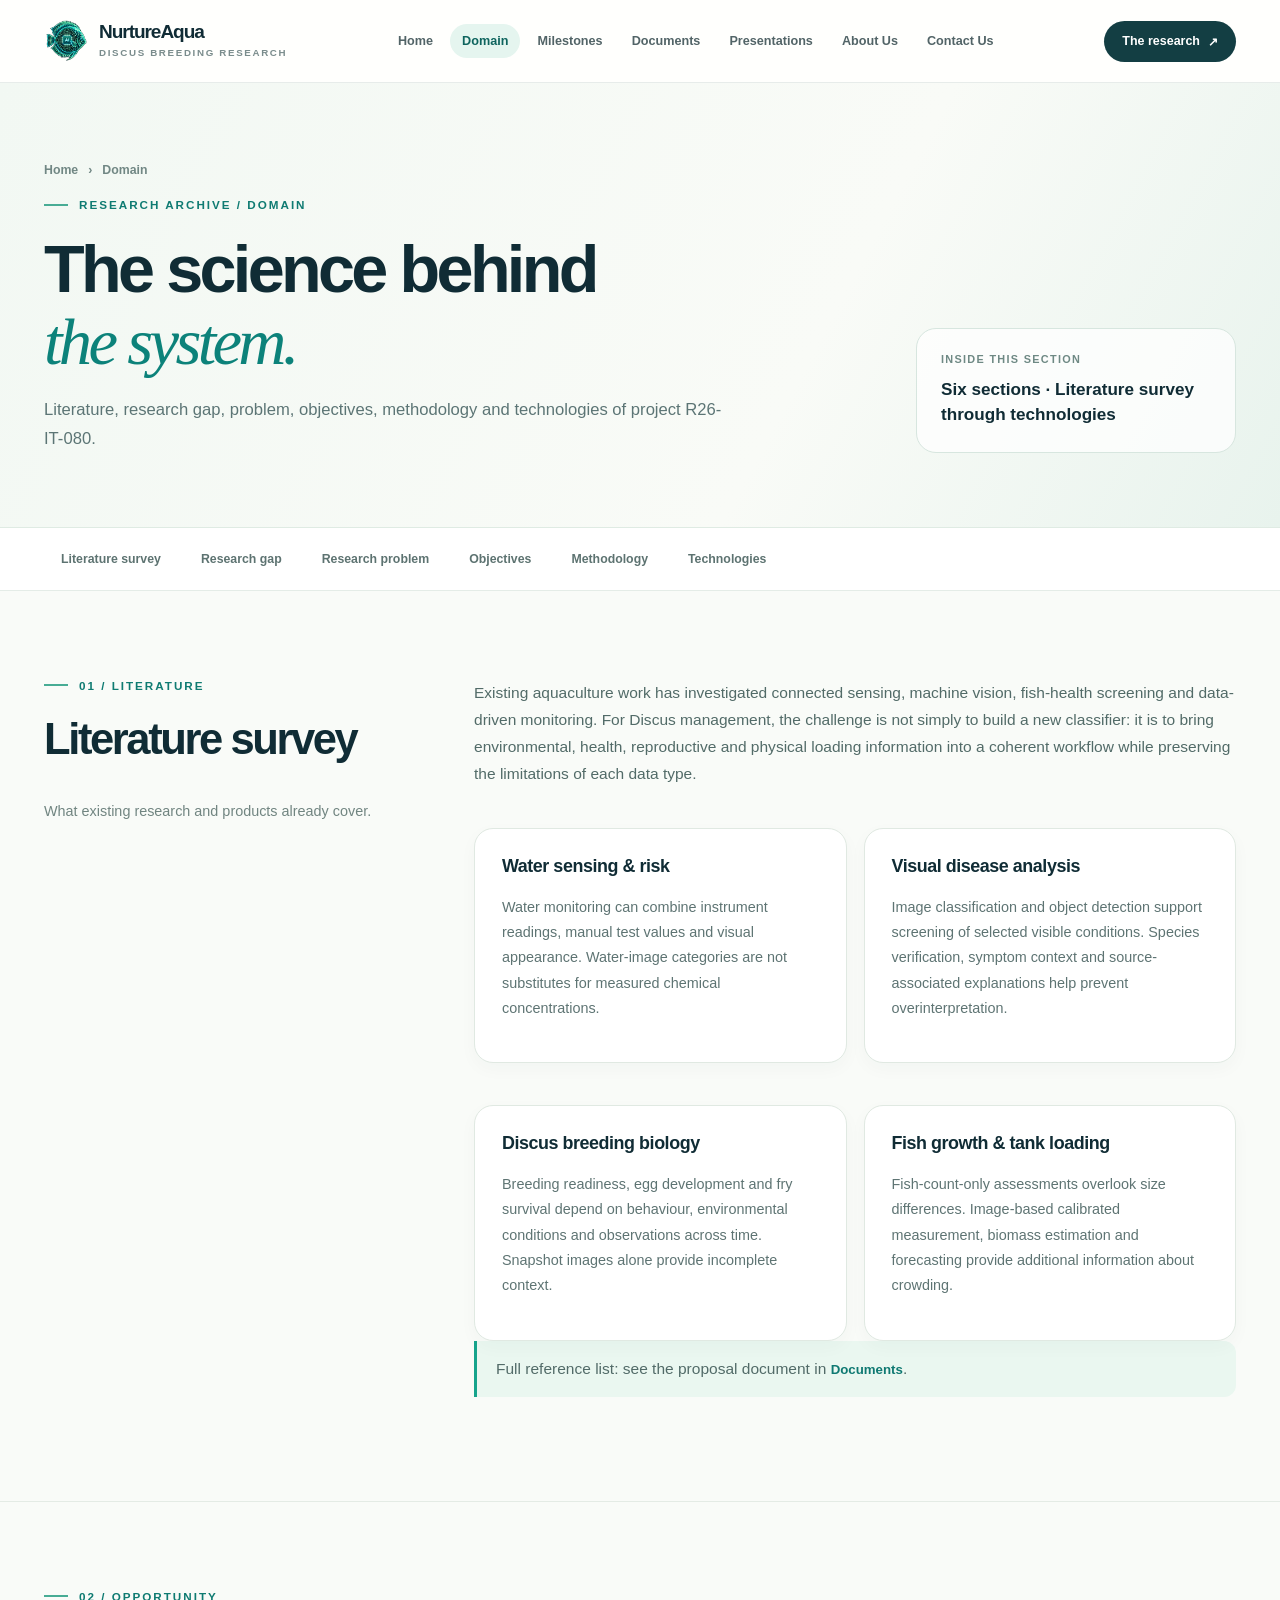
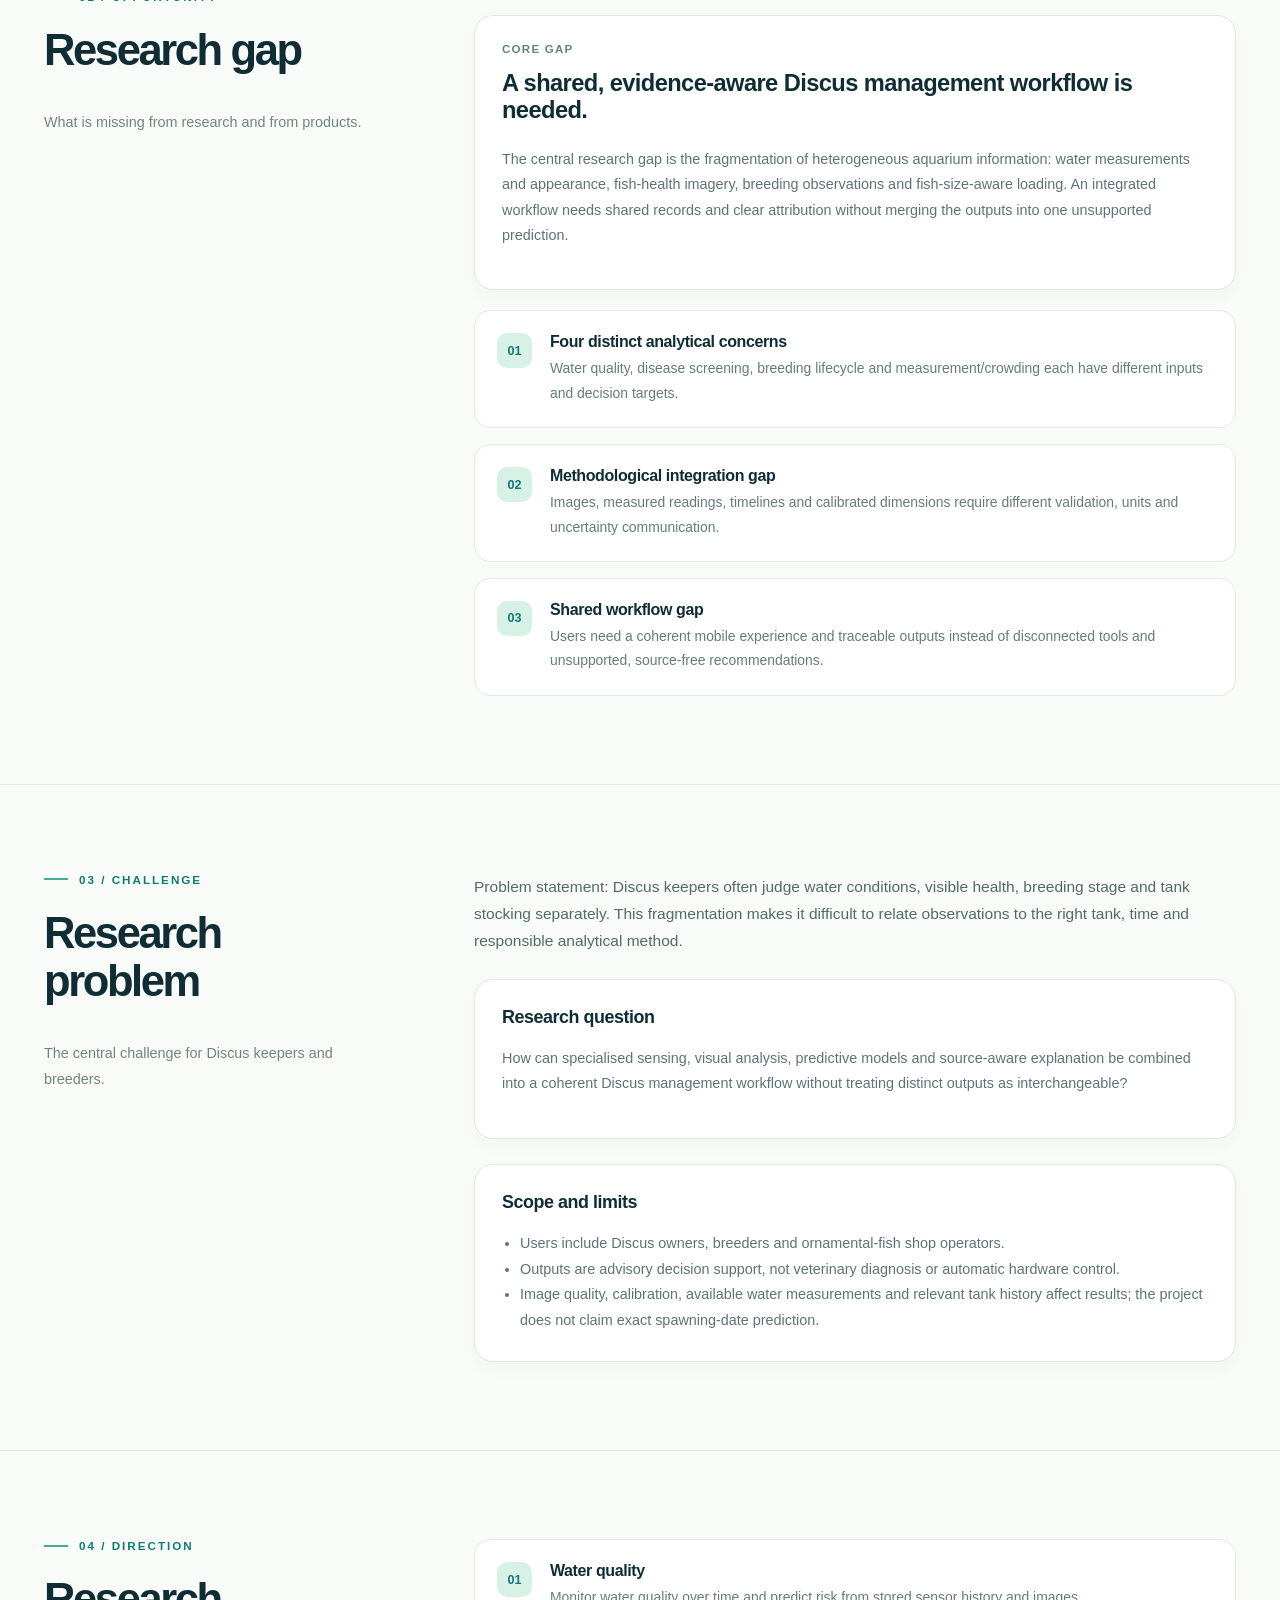
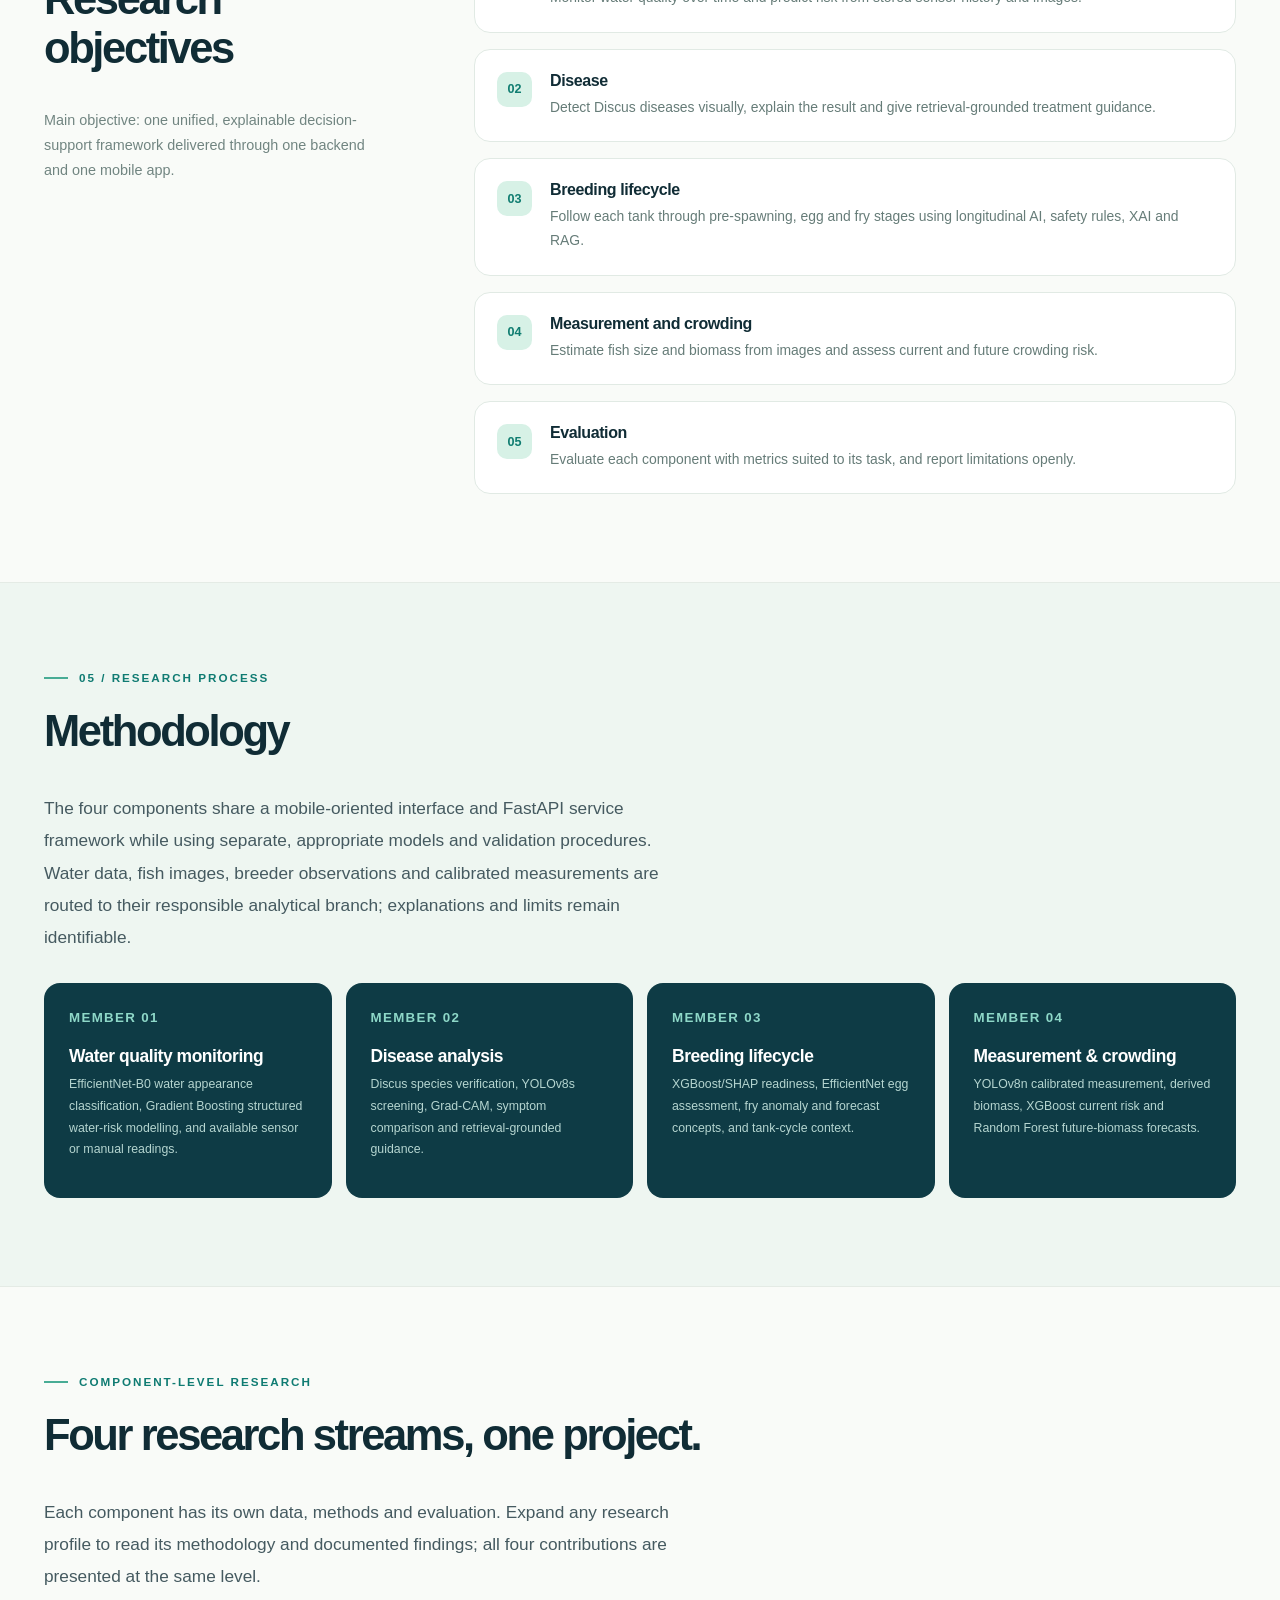
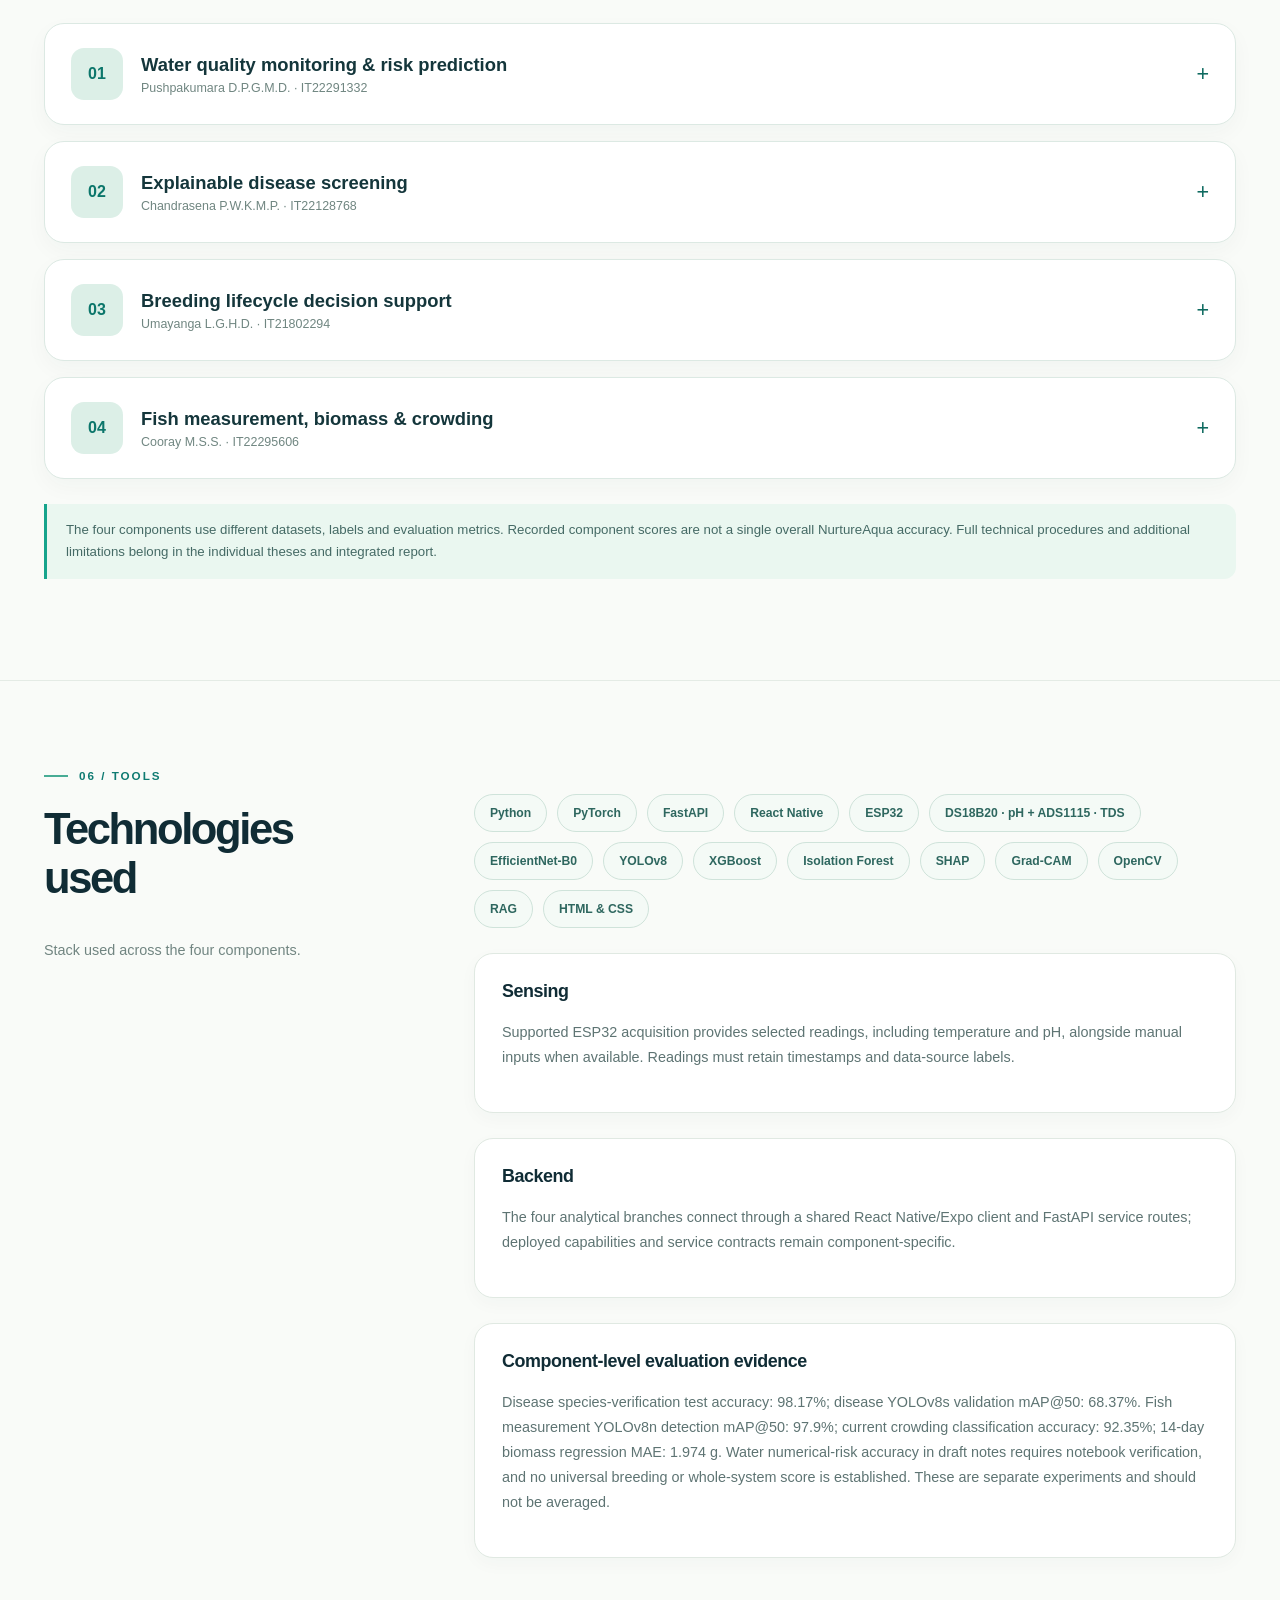
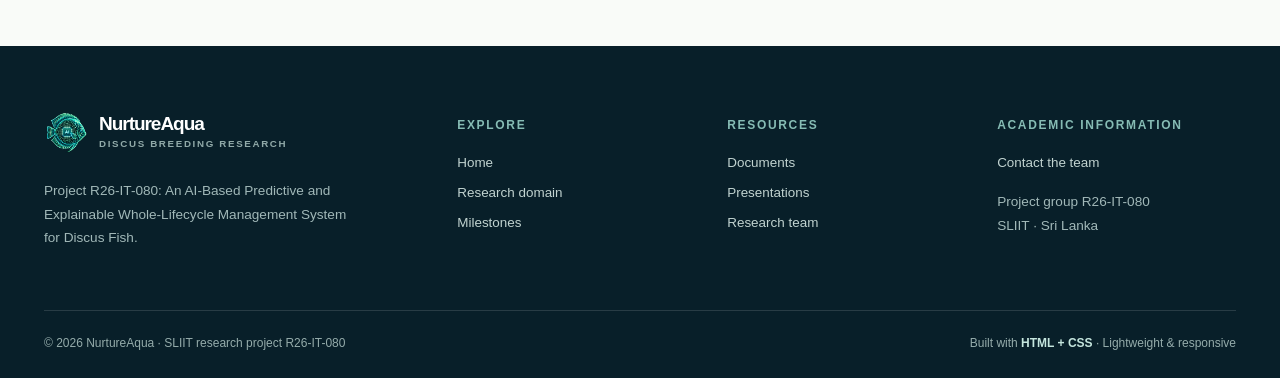
<file: domain.html>
<!DOCTYPE html>
<html lang="en"><head><meta charset="utf-8"/><meta content="width=device-width,initial-scale=1" name="viewport"/><meta content="#0c303b" name="theme-color"/><meta content="NurtureAqua literature survey, research gap, objectives, methodology and technology stack." name="description"/><title>Research domain | NurtureAqua</title><link href="assets/nurtureaqua-logo.png" rel="icon" type="image/png"/><link href="assets/styles.css" rel="stylesheet"/></head><body><a class="skip" href="#main">Skip to content</a>
<header class="header"><div class="wrap header-inner">
<a aria-label="NurtureAqua home" class="brand" href="index.html"><img alt="" class="brand-icon" src="assets/nurtureaqua-logo.png"/><span><span class="brand-name">NurtureAqua</span><span class="brand-tag">Discus breeding research</span></span></a>
<nav aria-label="Primary navigation" class="nav"><a class="" href="index.html">Home</a><a aria-current="page" class="active" href="domain.html">Domain</a><a class="" href="milestones.html">Milestones</a><a class="" href="documents.html">Documents</a><a class="" href="presentations.html">Presentations</a><a class="" href="about.html">About Us</a><a class="" href="contact.html">Contact Us</a></nav>
<a class="header-cta" href="domain.html">The research <span aria-hidden="true">↗</span></a>
<details class="menu"><summary aria-label="Open site navigation">☰ Menu</summary><nav aria-label="Mobile navigation" class="menu-panel"><a class="" href="index.html">Home</a><a aria-current="page" class="active" href="domain.html">Domain</a><a class="" href="milestones.html">Milestones</a><a class="" href="documents.html">Documents</a><a class="" href="presentations.html">Presentations</a><a class="" href="about.html">About Us</a><a class="" href="contact.html">Contact Us</a></nav></details>
</div></header><main id="main"><section class="page-hero"><div class="wrap"><div><div class="breadcrumbs"><a href="index.html">Home</a><span>›</span><span>Domain</span></div><div class="eyebrow">Research archive / Domain</div><h1>The science behind<br/><em>the system.</em></h1><p>Literature, research gap, problem, objectives, methodology and technologies of project R26-IT-080.</p></div><aside class="hero-index"><small>Inside this section</small><strong>Six sections · Literature survey through technologies</strong></aside></div></section><nav aria-label="Domain contents" class="subnav"><div class="wrap"><a href="#literature">Literature survey</a><a href="#gap">Research gap</a><a href="#problem">Research problem</a><a href="#objectives">Objectives</a><a href="#methodology">Methodology</a><a href="#technologies">Technologies</a></div></nav><section class="content-section" id="literature"><div class="wrap intro-pair"><div class="left-sticky"><div class="eyebrow">01 / Literature</div><h2>Literature survey</h2><p>What existing research and products already cover.</p></div><div class="body-content"><p>Existing aquaculture work has investigated connected sensing, machine vision, fish-health screening and data-driven monitoring. For Discus management, the challenge is not simply to build a new classifier: it is to bring environmental, health, reproductive and physical loading information into a coherent workflow while preserving the limitations of each data type.</p><div class="small-grid">
<div class="content-card"><h3>Water sensing &amp; risk</h3><p>Water monitoring can combine instrument readings, manual test values and visual appearance. Water-image categories are not substitutes for measured chemical concentrations.</p></div>
<div class="content-card"><h3>Visual disease analysis</h3><p>Image classification and object detection support screening of selected visible conditions. Species verification, symptom context and source-associated explanations help prevent overinterpretation.</p></div>
<div class="content-card"><h3>Discus breeding biology</h3><p>Breeding readiness, egg development and fry survival depend on behaviour, environmental conditions and observations across time. Snapshot images alone provide incomplete context.</p></div>
<div class="content-card"><h3>Fish growth &amp; tank loading</h3><p>Fish-count-only assessments overlook size differences. Image-based calibrated measurement, biomass estimation and forecasting provide additional information about crowding.</p></div>
</div><p class="info-note">Full reference list: see the proposal document in <a class="text-link" href="documents.html">Documents</a>.</p></div></div></section><section class="content-section" id="gap"><div class="wrap intro-pair"><div class="left-sticky"><div class="eyebrow">02 / Opportunity</div><h2>Research gap</h2><p>What is missing from research and from products.</p></div><div class="body-content"><div class="content-card"><div class="label">Core gap</div><h3 style="font-size:1.48rem;margin-top:15px">A shared, evidence-aware Discus management workflow is needed.</h3><p>The central research gap is the fragmentation of heterogeneous aquarium information: water measurements and appearance, fish-health imagery, breeding observations and fish-size-aware loading. An integrated workflow needs shared records and clear attribution without merging the outputs into one unsupported prediction.</p></div><div class="numbered-list" style="margin-top:20px"><div class="goal"><b>01</b><div><h3>Four distinct analytical concerns</h3><p>Water quality, disease screening, breeding lifecycle and measurement/crowding each have different inputs and decision targets.</p></div></div><div class="goal"><b>02</b><div><h3>Methodological integration gap</h3><p>Images, measured readings, timelines and calibrated dimensions require different validation, units and uncertainty communication.</p></div></div><div class="goal"><b>03</b><div><h3>Shared workflow gap</h3><p>Users need a coherent mobile experience and traceable outputs instead of disconnected tools and unsupported, source-free recommendations.</p></div></div></div></div></div></section><section class="content-section" id="problem"><div class="wrap intro-pair"><div class="left-sticky"><div class="eyebrow">03 / Challenge</div><h2>Research problem</h2><p>The central challenge for Discus keepers and breeders.</p></div><div class="body-content"><p>Problem statement: Discus keepers often judge water conditions, visible health, breeding stage and tank stocking separately. This fragmentation makes it difficult to relate observations to the right tank, time and responsible analytical method.</p><div class="content-card"><h3>Research question</h3><p>How can specialised sensing, visual analysis, predictive models and source-aware explanation be combined into a coherent Discus management workflow without treating distinct outputs as interchangeable?</p></div><div class="content-card"><h3>Scope and limits</h3><ul>
<li>Users include Discus owners, breeders and ornamental-fish shop operators.</li>
<li>Outputs are advisory decision support, not veterinary diagnosis or automatic hardware control.</li>
<li>Image quality, calibration, available water measurements and relevant tank history affect results; the project does not claim exact spawning-date prediction.</li>
</ul></div></div></div></section><section class="content-section" id="objectives"><div class="wrap intro-pair"><div class="left-sticky"><div class="eyebrow">04 / Direction</div><h2>Research objectives</h2><p>Main objective: one unified, explainable decision-support framework delivered through one backend and one mobile app.</p></div><div class="body-content"><div class="numbered-list"><div class="goal"><b>01</b><div><h3>Water quality</h3><p>Monitor water quality over time and predict risk from stored sensor history and images.</p></div></div><div class="goal"><b>02</b><div><h3>Disease</h3><p>Detect Discus diseases visually, explain the result and give retrieval-grounded treatment guidance.</p></div></div><div class="goal"><b>03</b><div><h3>Breeding lifecycle</h3><p>Follow each tank through pre-spawning, egg and fry stages using longitudinal AI, safety rules, XAI and RAG.</p></div></div><div class="goal"><b>04</b><div><h3>Measurement and crowding</h3><p>Estimate fish size and biomass from images and assess current and future crowding risk.</p></div></div><div class="goal"><b>05</b><div><h3>Evaluation</h3><p>Evaluate each component with metrics suited to its task, and report limitations openly.</p></div></div></div></div></div></section><section class="content-section" id="methodology" style="background:#eef6f1"><div class="wrap"><div class="eyebrow">05 / Research process</div><h2>Methodology</h2><p class="lead">The four components share a mobile-oriented interface and FastAPI service framework while using separate, appropriate models and validation procedures. Water data, fish images, breeder observations and calibrated measurements are routed to their responsible analytical branch; explanations and limits remain identifiable.</p><div class="process-list balanced-method-list">
<div class="process-box"><small>MEMBER 01</small><h3>Water quality monitoring</h3><p>EfficientNet-B0 water appearance classification, Gradient Boosting structured water-risk modelling, and available sensor or manual readings.</p></div>
<div class="process-box"><small>MEMBER 02</small><h3>Disease analysis</h3><p>Discus species verification, YOLOv8s screening, Grad-CAM, symptom comparison and retrieval-grounded guidance.</p></div>
<div class="process-box"><small>MEMBER 03</small><h3>Breeding lifecycle</h3><p>XGBoost/SHAP readiness, EfficientNet egg assessment, fry anomaly and forecast concepts, and tank-cycle context.</p></div>
<div class="process-box"><small>MEMBER 04</small><h3>Measurement &amp; crowding</h3><p>YOLOv8n calibrated measurement, derived biomass, XGBoost current risk and Random Forest future-biomass forecasts.</p></div>
</div></div></section><section class="content-section" id="components">
<div class="wrap">
<div class="eyebrow">Component-level research</div>
<h2>Four research streams, one project.</h2>
<p class="lead">Each component has its own data, methods and evaluation. Expand any research profile to read its methodology and documented findings; all four contributions are presented at the same level.</p>
<div class="component-profiles">
<details class="component-profile" id="component-water">
<summary><span class="profile-number">01</span><span class="profile-title"><strong>Water quality monitoring &amp; risk prediction</strong><small>Pushpakumara D.P.G.M.D. · IT22291332</small></span><span aria-hidden="true" class="profile-toggle">+</span></summary>
<div class="profile-body">
<p>Water analysis uses two complementary pathways: image appearance and structured water-risk features. The mobile workflow distinguishes readings acquired from supported devices from manually entered values.</p>
<div class="table-scroll"><table class="data-table"><thead><tr><th>Function</th><th>Data / method</th><th>Result</th></tr></thead><tbody>
<tr><td><strong>Water appearance</strong></td><td>EfficientNet-B0 on aquarium images, with categories including clear, cloudy, green, yellow and brown</td><td>Visual appearance class; not a measured chemical concentration</td></tr>
<tr><td><strong>Water risk</strong></td><td>Gradient Boosting on supported structured water indicators</td><td>Risk interpretation for the available numerical inputs</td></tr>
<tr><td><strong>Environmental evidence</strong></td><td>ESP32, DS18B20 temperature, pH sensing and available manual chemical readings</td><td>Source-aware readings and contextual observations</td></tr>
<tr><td><strong>Reliability</strong></td><td>Check timestamp, provenance and missing values</td><td>Do not label absent test results as measured readings</td></tr>
</tbody></table></div>
<div class="small-grid profile-details"><div class="content-card"><h3>Research aim</h3><p>Give owners a more interpretable view of visible water conditions and numerical risk using relevant environmental evidence.</p></div><div class="content-card"><h3>Evaluation status</h3><p>A 95.53% numerical-model accuracy was reported in draft notes but requires final notebook verification and should not be treated as a confirmed system-wide result.</p></div></div>
</div>
</details>
<details class="component-profile" id="component-disease">
<summary><span class="profile-number">02</span><span class="profile-title"><strong>Explainable disease screening</strong><small>Chandrasena P.W.K.M.P. · IT22128768</small></span><span aria-hidden="true" class="profile-toggle">+</span></summary>
<div class="profile-body">
<p>Disease analysis first verifies that the supplied image depicts Discus, then screens selected visible health patterns. Activation maps, symptoms and PDF-backed retrieval add interpretation without establishing a laboratory-confirmed diagnosis.</p>
<div class="table-scroll"><table class="data-table"><thead><tr><th>Function</th><th>Data / method</th><th>Result</th></tr></thead><tbody>
<tr><td><strong>Species gate</strong></td><td>EfficientNet-B0 binary Discus versus non-Discus verification</td><td>Allows suitable images into the disease-specific branch</td></tr>
<tr><td><strong>Visual screening</strong></td><td>YOLOv8s on selected categories: Healthy Fish, Fin Rot, Hole in the Head, Black Death</td><td>Visible-condition labels and detected regions</td></tr>
<tr><td><strong>Interpretation</strong></td><td>Grad-CAM and deterministic owner-symptom comparison</td><td>Visual attribution and evidence comparison</td></tr>
<tr><td><strong>Guidance</strong></td><td>Retrieval from a curated PDF knowledge base (RAG)</td><td>Source-associated informational guidance</td></tr>
</tbody></table></div>
<div class="small-grid profile-details"><div class="content-card"><h3>Research aim</h3><p>Make Discus-specific visual health screening more interpretable by linking image signals with species checks, symptoms and knowledge sources.</p></div><div class="content-card"><h3>Recorded component evidence</h3><p>Species-verification test accuracy: 98.17%. YOLOv8s validation mAP@50: 68.37%. These measure separate tasks, not diagnostic certainty.</p></div></div>
</div>
</details>
<details class="component-profile" id="component-breeding">
<summary><span class="profile-number">03</span><span class="profile-title"><strong>Breeding lifecycle decision support</strong><small>Umayanga L.G.H.D. · IT21802294</small></span><span aria-hidden="true" class="profile-toggle">+</span></summary>
<div class="profile-body">
<p>One lifecycle system per tank or pair considers breeder observations, IoT history, image evidence and timing. Its research covers readiness, eggs and fry, with rules and explanations kept separate from learned predictions.</p>
<div class="table-scroll"><table class="data-table"><thead><tr><th>Function</th><th>AI / logic</th><th>Explainability &amp; output</th></tr></thead><tbody>
<tr><td><strong>Breeding readiness</strong></td><td>XGBoost on behaviour, IoT statistics and history; four reproductive phases</td><td>SHAP; phase, confidence and evidence where supported</td></tr>
<tr><td><strong>Egg analyzer</strong></td><td>EfficientNet-B0 on healthy, unhealthy and fungal appearance; egg age and context rules</td><td>Grad-CAM; egg-condition interpretation and trend context</td></tr>
<tr><td><strong>Fry care</strong></td><td>Stage logic, Isolation Forest mortality-anomaly concepts and time-series forecasting</td><td>Stage, anomalies and forecast information where validated</td></tr>
<tr><td><strong>Safety &amp; advice</strong></td><td>Deterministic checks and retrieval-grounded explanations after the relevant decision</td><td>Rule trace, source support and an action plan</td></tr>
</tbody></table></div>
<div class="small-grid profile-details"><div class="content-card"><h3>Research aim</h3><p>Support repeatable decisions across pre-spawning, egg and fry stages using tank identity, timestamps, observations and relevant history. Tank Profile retains context; Quick Check discloses missing history.</p></div><div class="content-card"><h3>Evaluation status</h3><p>Readiness scenarios, egg-image tests, fry anomalies and forecasts require task-specific validation. The integrated report does not claim a single independently verified breeding-pipeline accuracy or exact spawning time.</p></div></div>
</div>
</details>
<details class="component-profile" id="component-measurement">
<summary><span class="profile-number">04</span><span class="profile-title"><strong>Fish measurement, biomass &amp; crowding</strong><small>Cooray M.S.S. · IT22295606</small></span><span aria-hidden="true" class="profile-toggle">+</span></summary>
<div class="profile-body">
<p>Calibrated imagery supports estimates of fish dimensions and biomass rather than relying on fish count alone. Separate models assess current crowding risk and projected loading over time.</p>
<div class="table-scroll"><table class="data-table"><thead><tr><th>Function</th><th>Data / method</th><th>Result</th></tr></thead><tbody>
<tr><td><strong>Fish measurement</strong></td><td>Three tank photographs, visible 5 × 5 cm blue marker and YOLOv8n bounding boxes</td><td>Calibrated fish length and height estimates</td></tr>
<tr><td><strong>Biomass estimation</strong></td><td>Ellipsoid-inspired geometric approximation and conversion assumptions</td><td>Estimated volume, mass and tank loading</td></tr>
<tr><td><strong>Current crowding</strong></td><td>Monotonic XGBoost classifier on derived loading features</td><td>Present crowding risk category</td></tr>
<tr><td><strong>Future loading</strong></td><td>Random Forest biomass regression at 14-day intervals up to 84 days</td><td>Projected biomass and future loading interpretation</td></tr>
</tbody></table></div>
<div class="small-grid profile-details"><div class="content-card"><h3>Research aim</h3><p>Improve fish-size-aware stocking decisions with calibrated visual evidence and physically interpretable biomass and crowding indicators.</p></div><div class="content-card"><h3>Recorded component evidence</h3><p>Fish detection mAP@50: 97.9%; current crowding accuracy: 92.35%; 14-day biomass forecast MAE: 1.974 g. Each comes from a separate evaluation task.</p></div></div>
</div>
</details>
</div>
<p class="info-note" style="margin-top:25px">The four components use different datasets, labels and evaluation metrics. Recorded component scores are not a single overall NurtureAqua accuracy. Full technical procedures and additional limitations belong in the individual theses and integrated report.</p>
</div></section><section class="content-section" id="technologies"><div class="wrap intro-pair"><div class="left-sticky"><div class="eyebrow">06 / Tools</div><h2>Technologies used</h2><p>Stack used across the four components.</p></div><div class="body-content"><div class="stack-row"><span class="pill">Python</span><span class="pill">PyTorch</span><span class="pill">FastAPI</span><span class="pill">React Native</span><span class="pill">ESP32</span><span class="pill">DS18B20 · pH + ADS1115 · TDS</span><span class="pill">EfficientNet-B0</span><span class="pill">YOLOv8</span><span class="pill">XGBoost</span><span class="pill">Isolation Forest</span><span class="pill">SHAP</span><span class="pill">Grad-CAM</span><span class="pill">OpenCV</span><span class="pill">RAG</span><span class="pill">HTML &amp; CSS</span></div><div class="content-card"><h3>Sensing</h3><p>Supported ESP32 acquisition provides selected readings, including temperature and pH, alongside manual inputs when available. Readings must retain timestamps and data-source labels.</p></div><div class="content-card"><h3>Backend</h3><p>The four analytical branches connect through a shared React Native/Expo client and FastAPI service routes; deployed capabilities and service contracts remain component-specific.</p></div><div class="content-card"><h3>Component-level evaluation evidence</h3><p>Disease species-verification test accuracy: 98.17%; disease YOLOv8s validation mAP@50: 68.37%. Fish measurement YOLOv8n detection mAP@50: 97.9%; current crowding classification accuracy: 92.35%; 14-day biomass regression MAE: 1.974 g. Water numerical-risk accuracy in draft notes requires notebook verification, and no universal breeding or whole-system score is established. These are separate experiments and should not be averaged.</p></div></div></div></section></main><footer class="foot"><div class="wrap"><div class="foot-grid"><div>
<a class="brand" href="index.html"><img alt="" class="brand-icon" src="assets/nurtureaqua-logo.png"/><span><span class="brand-name">NurtureAqua</span><span class="brand-tag">Discus breeding research</span></span></a>
<p>Project R26-IT-080: An AI-Based Predictive and Explainable Whole-Lifecycle Management System for Discus Fish.</p></div>
<div><h4>Explore</h4><a class="link" href="index.html">Home</a><a class="link" href="domain.html">Research domain</a><a class="link" href="milestones.html">Milestones</a></div>
<div><h4>Resources</h4><a class="link" href="documents.html">Documents</a><a class="link" href="presentations.html">Presentations</a><a class="link" href="about.html">Research team</a></div>
<div><h4>Academic information</h4><a class="link" href="contact.html">Contact the team</a><p>Project group R26-IT-080<br/>SLIIT · Sri Lanka</p></div>
</div><div class="foot-bottom"><span>© 2026 NurtureAqua · SLIIT research project R26-IT-080</span><span>Built with <strong>HTML + CSS</strong> · Lightweight &amp; responsive</span></div></div></footer></body></html>
</file>
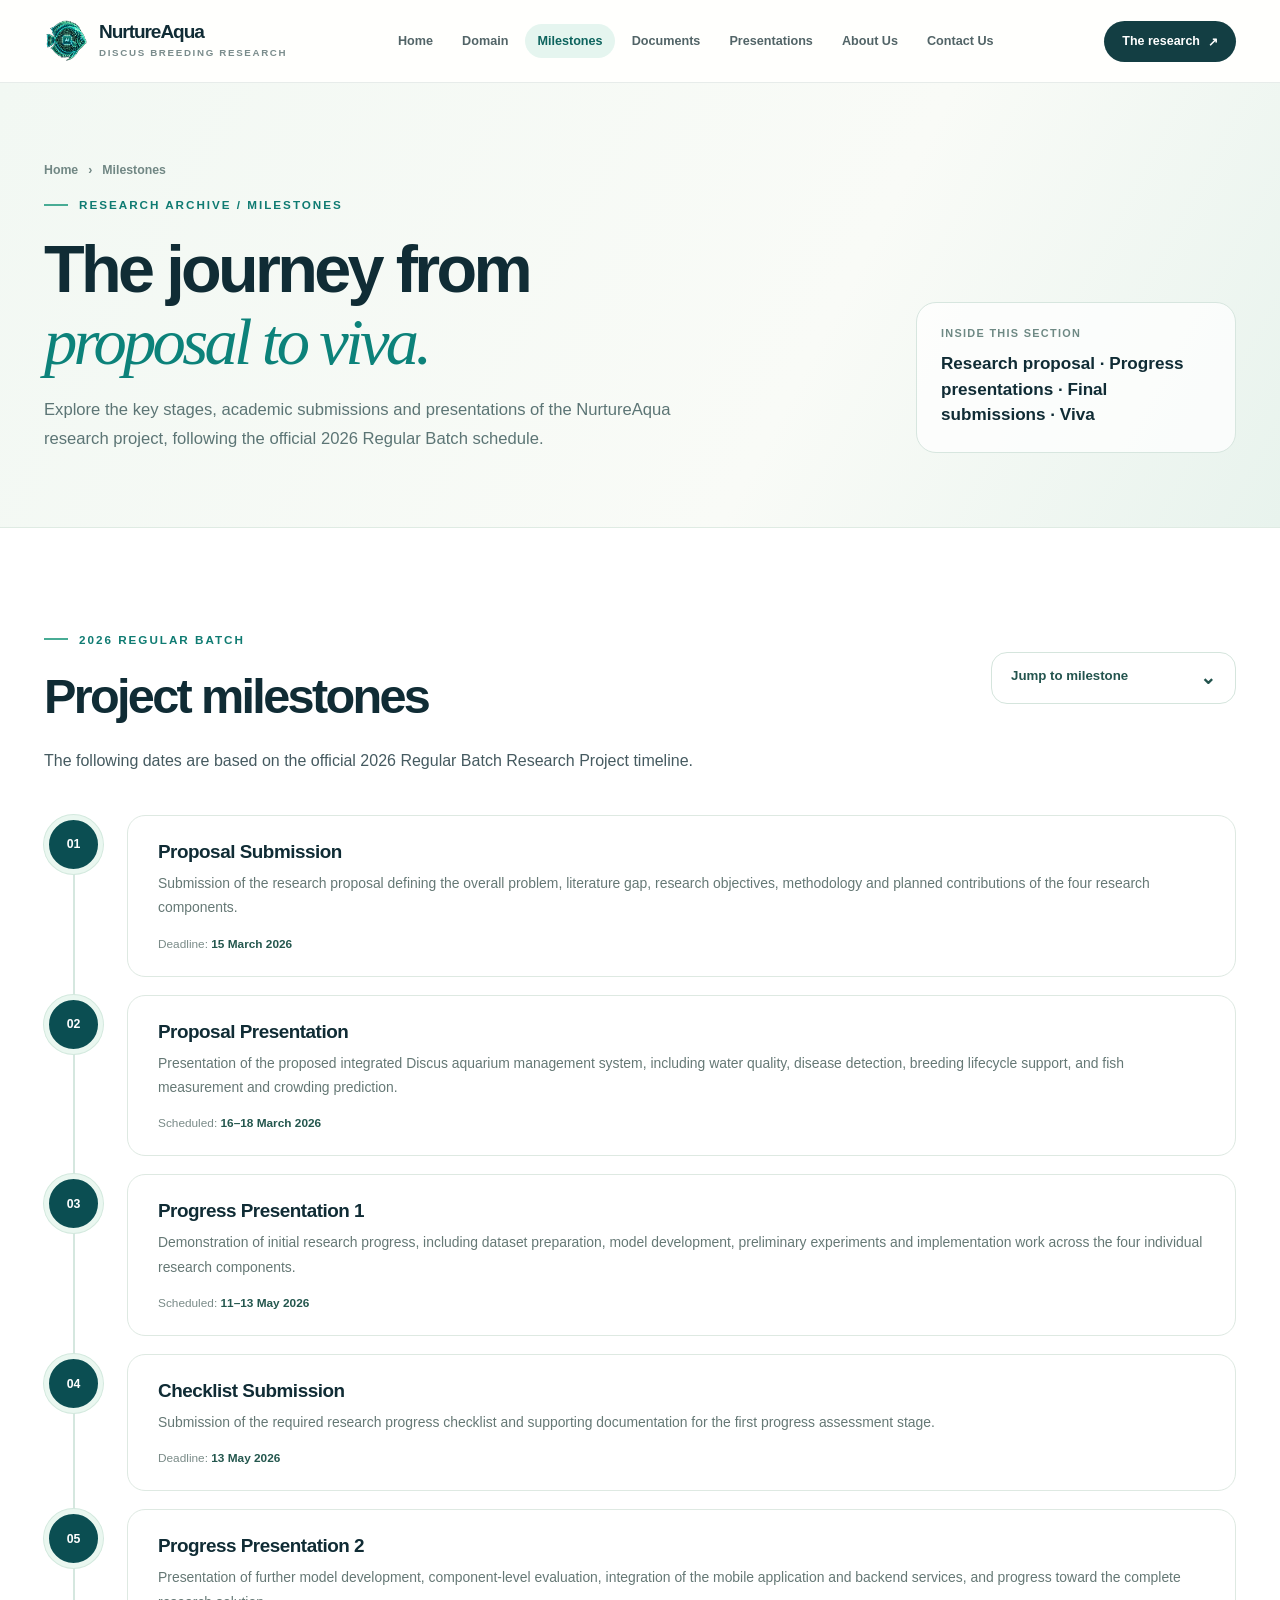
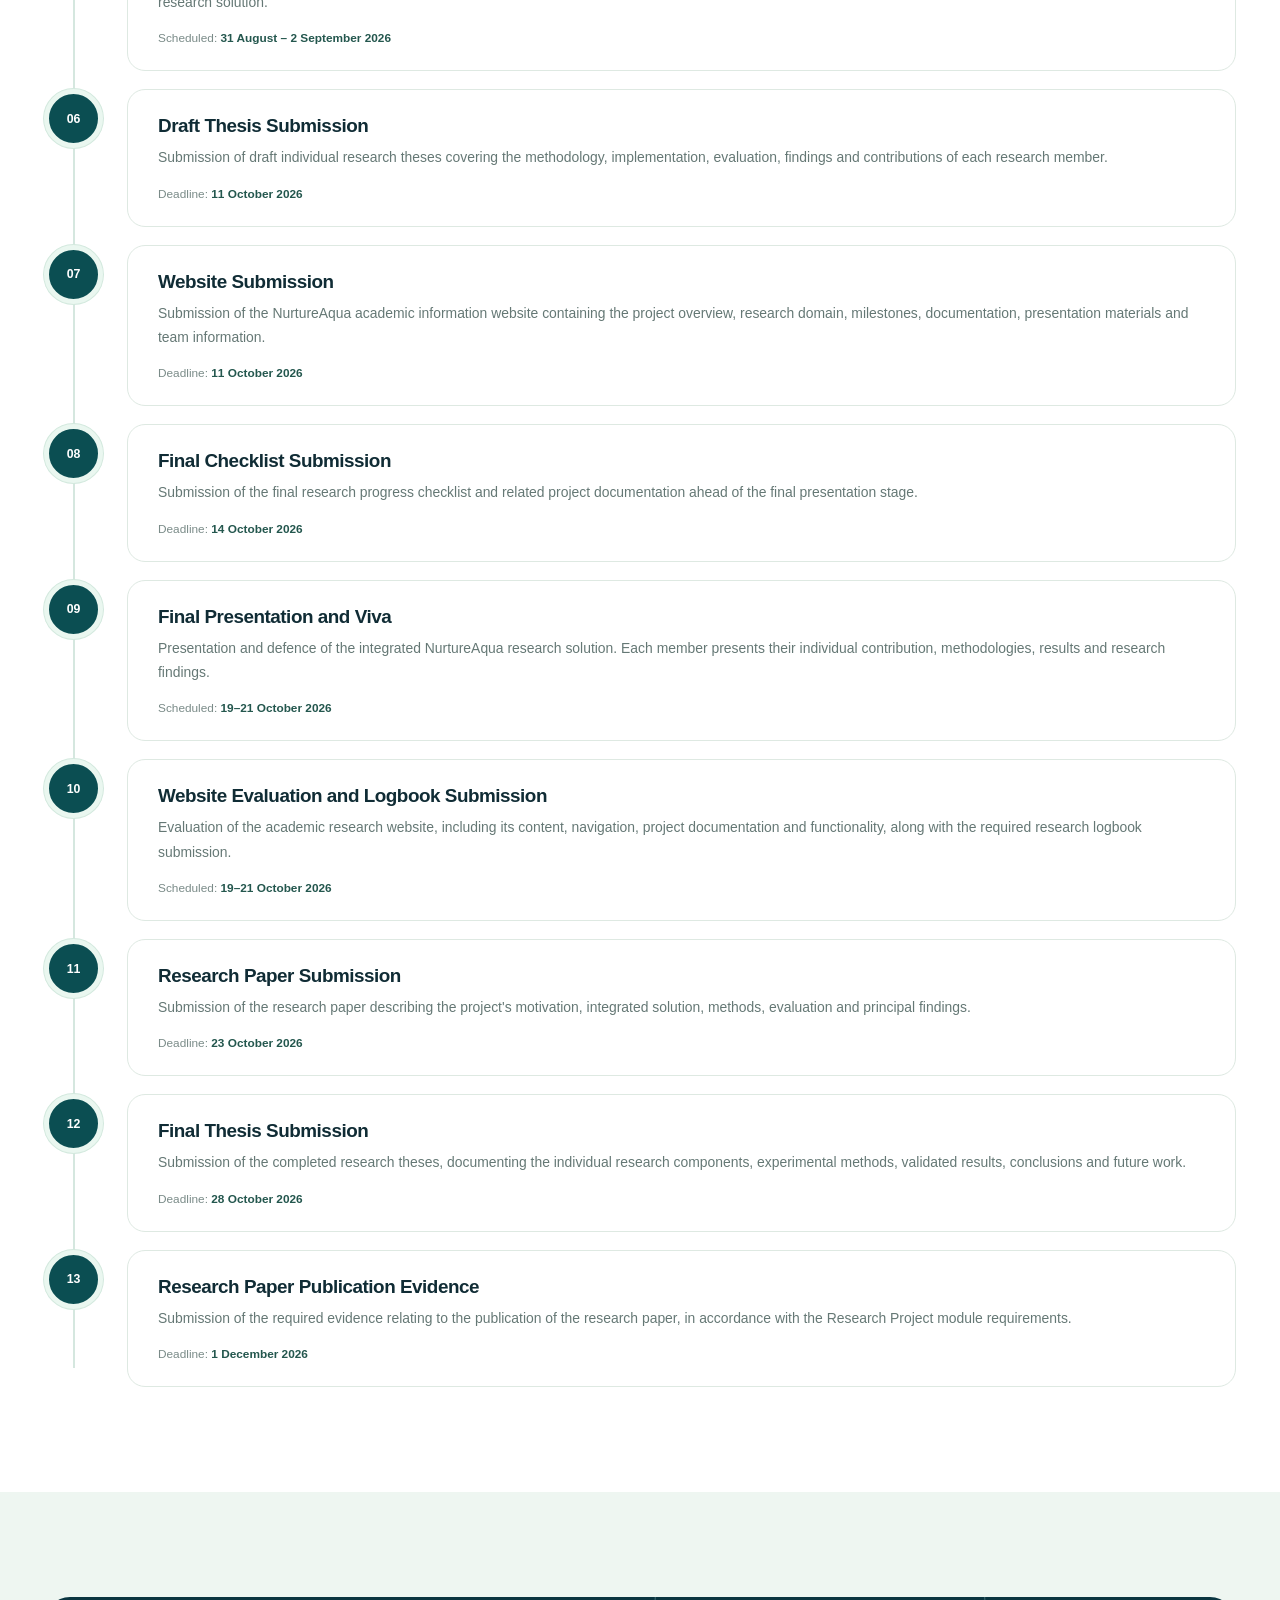
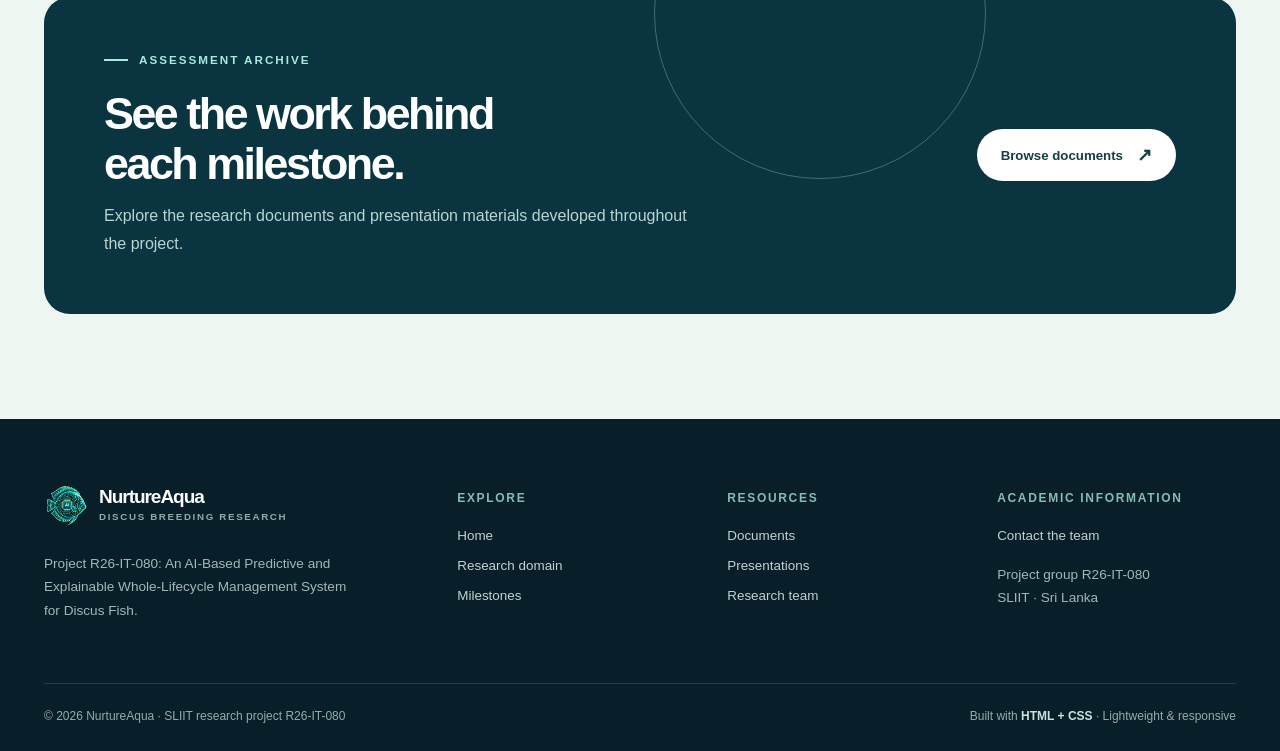
<file: milestones.html>
<!DOCTYPE html>
<html lang="en">
<head>
  <meta charset="UTF-8">
  <meta name="viewport" content="width=device-width, initial-scale=1">
  <meta name="theme-color" content="#0c303b">
  <meta name="description" content="Official 2026 research project milestones and submission schedule for NurtureAqua.">

  <title>Project Milestones | NurtureAqua</title>

  <link rel="icon" href="assets/nurtureaqua-logo.png" type="image/png">
  <link rel="stylesheet" href="assets/styles.css">
</head>

<body>
  <a class="skip" href="#main">Skip to content</a>

  <!-- Header -->
  <header class="header">
    <div class="wrap header-inner">

      <a class="brand" href="index.html" aria-label="NurtureAqua home">
        <img class="brand-icon" src="assets/nurtureaqua-logo.png" alt="">
        <span>
          <span class="brand-name">NurtureAqua</span>
          <span class="brand-tag">Discus breeding research</span>
        </span>
      </a>

      <nav class="nav" aria-label="Primary navigation">
        <a href="index.html">Home</a>
        <a href="domain.html">Domain</a>
        <a href="milestones.html" class="active" aria-current="page">Milestones</a>
        <a href="documents.html">Documents</a>
        <a href="presentations.html">Presentations</a>
        <a href="about.html">About Us</a>
        <a href="contact.html">Contact Us</a>
      </nav>

      <a class="header-cta" href="domain.html">
        The research <span aria-hidden="true">↗</span>
      </a>

      <details class="menu">
        <summary aria-label="Open site navigation">☰ Menu</summary>
        <nav class="menu-panel" aria-label="Mobile navigation">
          <a href="index.html">Home</a>
          <a href="domain.html">Domain</a>
          <a href="milestones.html" class="active" aria-current="page">Milestones</a>
          <a href="documents.html">Documents</a>
          <a href="presentations.html">Presentations</a>
          <a href="about.html">About Us</a>
          <a href="contact.html">Contact Us</a>
        </nav>
      </details>

    </div>
  </header>

  <main id="main">

    <!-- Page introduction -->
    <section class="page-hero">
      <div class="wrap">

        <div>
          <div class="breadcrumbs">
            <a href="index.html">Home</a>
            <span>›</span>
            <span>Milestones</span>
          </div>

          <div class="eyebrow">Research archive / Milestones</div>

          <h1>The journey from<br><em>proposal to viva.</em></h1>

          <p>
            Explore the key stages, academic submissions and
            presentations of the NurtureAqua research project,
            following the official 2026 Regular Batch schedule.
          </p>
        </div>

        <aside class="hero-index">
          <small>Inside this section</small>
          <strong>
            Research proposal · Progress presentations ·
            Final submissions · Viva
          </strong>
        </aside>

      </div>
    </section>

    <!-- Research project timeline -->
    <section class="section white">
      <div class="wrap">

        <div class="docs-top">

          <div>
            <div class="eyebrow">2026 Regular Batch</div>
            <h2>Project milestones</h2>
          </div>

          <details class="select-jump">
            <summary>Jump to milestone</summary>

            <div class="jump-links">
              <a href="#proposal">Project Proposal</a>
              <a href="#pp1">Progress Presentation 1</a>
              <a href="#pp2">Progress Presentation 2</a>
              <a href="#draft-thesis">Draft Thesis</a>
              <a href="#website">Website Submission</a>
              <a href="#final-presentation">Final Presentation &amp; Viva</a>
              <a href="#final-thesis">Final Thesis</a>
              <a href="#publication">Publication Evidence</a>
            </div>
          </details>

        </div>

        <p class="muted">
          The following dates are based on the official
          2026 Regular Batch Research Project timeline.
        </p>

        <div class="timeline">

          <!-- 01 -->
          <article class="timeline-item" id="proposal">
            <span class="timeline-num">01</span>

            <div class="timeline-content">
              <h3>Proposal Submission</h3>

              <p>
                Submission of the research proposal defining the
                overall problem, literature gap, research objectives,
                methodology and planned contributions of the four
                research components.
              </p>

              <div class="metadata">
                <span>
                  Deadline:
                  <strong>
                    <time datetime="2026-03-15">15 March 2026</time>
                  </strong>
                </span>
              </div>
            </div>
          </article>

          <!-- 02 -->
          <article class="timeline-item" id="proposal-presentation">
            <span class="timeline-num">02</span>

            <div class="timeline-content">
              <h3>Proposal Presentation</h3>

              <p>
                Presentation of the proposed integrated Discus
                aquarium management system, including water quality,
                disease detection, breeding lifecycle support,
                and fish measurement and crowding prediction.
              </p>

              <div class="metadata">
                <span>
                  Scheduled:
                  <strong>
                    <time datetime="2026-03-16">16</time>–<time datetime="2026-03-18">18 March 2026</time>
                  </strong>
                </span>
              </div>
            </div>
          </article>

          <!-- 03 -->
          <article class="timeline-item" id="pp1">
            <span class="timeline-num">03</span>

            <div class="timeline-content">
              <h3>Progress Presentation 1</h3>

              <p>
                Demonstration of initial research progress,
                including dataset preparation, model development,
                preliminary experiments and implementation work
                across the four individual research components.
              </p>

              <div class="metadata">
                <span>
                  Scheduled:
                  <strong>
                    <time datetime="2026-05-11">11</time>–<time datetime="2026-05-13">13 May 2026</time>
                  </strong>
                </span>
              </div>
            </div>
          </article>

          <!-- 04 -->
          <article class="timeline-item" id="checklist">
            <span class="timeline-num">04</span>

            <div class="timeline-content">
              <h3>Checklist Submission</h3>

              <p>
                Submission of the required research progress
                checklist and supporting documentation for
                the first progress assessment stage.
              </p>

              <div class="metadata">
                <span>
                  Deadline:
                  <strong>
                    <time datetime="2026-05-13">13 May 2026</time>
                  </strong>
                </span>
              </div>
            </div>
          </article>

          <!-- 05 -->
          <article class="timeline-item" id="pp2">
            <span class="timeline-num">05</span>

            <div class="timeline-content">
              <h3>Progress Presentation 2</h3>

              <p>
                Presentation of further model development,
                component-level evaluation, integration of the
                mobile application and backend services,
                and progress toward the complete research solution.
              </p>

              <div class="metadata">
                <span>
                  Scheduled:
                  <strong>
                    <time datetime="2026-08-31">31 August</time> –
                    <time datetime="2026-09-02">2 September 2026</time>
                  </strong>
                </span>
              </div>
            </div>
          </article>

          <!-- 06 -->
          <article class="timeline-item" id="draft-thesis">
            <span class="timeline-num">06</span>

            <div class="timeline-content">
              <h3>Draft Thesis Submission</h3>

              <p>
                Submission of draft individual research theses
                covering the methodology, implementation,
                evaluation, findings and contributions of
                each research member.
              </p>

              <div class="metadata">
                <span>
                  Deadline:
                  <strong>
                    <time datetime="2026-10-11">11 October 2026</time>
                  </strong>
                </span>
              </div>
            </div>
          </article>

          <!-- 07 -->
          <article class="timeline-item" id="website">
            <span class="timeline-num">07</span>

            <div class="timeline-content">
              <h3>Website Submission</h3>

              <p>
                Submission of the NurtureAqua academic information
                website containing the project overview,
                research domain, milestones, documentation,
                presentation materials and team information.
              </p>

              <div class="metadata">
                <span>
                  Deadline:
                  <strong>
                    <time datetime="2026-10-11">11 October 2026</time>
                  </strong>
                </span>
              </div>
            </div>
          </article>

          <!-- 08 -->
          <article class="timeline-item" id="final-checklist">
            <span class="timeline-num">08</span>

            <div class="timeline-content">
              <h3>Final Checklist Submission</h3>

              <p>
                Submission of the final research progress
                checklist and related project documentation
                ahead of the final presentation stage.
              </p>

              <div class="metadata">
                <span>
                  Deadline:
                  <strong>
                    <time datetime="2026-10-14">14 October 2026</time>
                  </strong>
                </span>
              </div>
            </div>
          </article>

          <!-- 09 -->
          <article class="timeline-item" id="final-presentation">
            <span class="timeline-num">09</span>

            <div class="timeline-content">
              <h3>Final Presentation and Viva</h3>

              <p>
                Presentation and defence of the integrated
                NurtureAqua research solution. Each member
                presents their individual contribution,
                methodologies, results and research findings.
              </p>

              <div class="metadata">
                <span>
                  Scheduled:
                  <strong>
                    <time datetime="2026-10-19">19</time>–<time datetime="2026-10-21">21 October 2026</time>
                  </strong>
                </span>
              </div>
            </div>
          </article>

          <!-- 10 -->
          <article class="timeline-item" id="website-evaluation">
            <span class="timeline-num">10</span>

            <div class="timeline-content">
              <h3>Website Evaluation and Logbook Submission</h3>

              <p>
                Evaluation of the academic research website,
                including its content, navigation, project
                documentation and functionality, along with
                the required research logbook submission.
              </p>

              <div class="metadata">
                <span>
                  Scheduled:
                  <strong>
                    <time datetime="2026-10-19">19</time>–<time datetime="2026-10-21">21 October 2026</time>
                  </strong>
                </span>
              </div>
            </div>
          </article>

          <!-- 11 -->
          <article class="timeline-item" id="research-paper">
            <span class="timeline-num">11</span>

            <div class="timeline-content">
              <h3>Research Paper Submission</h3>

              <p>
                Submission of the research paper describing
                the project's motivation, integrated solution,
                methods, evaluation and principal findings.
              </p>

              <div class="metadata">
                <span>
                  Deadline:
                  <strong>
                    <time datetime="2026-10-23">23 October 2026</time>
                  </strong>
                </span>
              </div>
            </div>
          </article>

          <!-- 12 -->
          <article class="timeline-item" id="final-thesis">
            <span class="timeline-num">12</span>

            <div class="timeline-content">
              <h3>Final Thesis Submission</h3>

              <p>
                Submission of the completed research theses,
                documenting the individual research components,
                experimental methods, validated results,
                conclusions and future work.
              </p>

              <div class="metadata">
                <span>
                  Deadline:
                  <strong>
                    <time datetime="2026-10-28">28 October 2026</time>
                  </strong>
                </span>
              </div>
            </div>
          </article>

          <!-- 13 -->
          <article class="timeline-item" id="publication">
            <span class="timeline-num">13</span>

            <div class="timeline-content">
              <h3>Research Paper Publication Evidence</h3>

              <p>
                Submission of the required evidence relating
                to the publication of the research paper,
                in accordance with the Research Project
                module requirements.
              </p>

              <div class="metadata">
                <span>
                  Deadline:
                  <strong>
                    <time datetime="2026-12-01">1 December 2026</time>
                  </strong>
                </span>
              </div>
            </div>
          </article>

        </div>
      </div>
    </section>

    <!-- Research documentation -->
    <section class="section tint">
      <div class="wrap">

        <div class="cta-panel">
          <div>
            <div class="eyebrow light">Assessment archive</div>

            <h2>See the work behind<br>each milestone.</h2>

            <p>
              Explore the research documents and presentation
              materials developed throughout the project.
            </p>
          </div>

          <a class="btn white" href="documents.html">
            Browse documents
            <span class="arrow" aria-hidden="true">↗</span>
          </a>
        </div>

      </div>
    </section>

  </main>

  <!-- Footer -->
  <footer class="foot">
    <div class="wrap">

      <div class="foot-grid">

        <div>
          <a class="brand" href="index.html">
            <img class="brand-icon" src="assets/nurtureaqua-logo.png" alt="">
            <span>
              <span class="brand-name">NurtureAqua</span>
              <span class="brand-tag">Discus breeding research</span>
            </span>
          </a>

          <p>
            Project R26-IT-080: An AI-Based Predictive and Explainable
            Whole-Lifecycle Management System for Discus Fish.
          </p>
        </div>

        <div>
          <h4>Explore</h4>
          <a class="link" href="index.html">Home</a>
          <a class="link" href="domain.html">Research domain</a>
          <a class="link" href="milestones.html">Milestones</a>
        </div>

        <div>
          <h4>Resources</h4>
          <a class="link" href="documents.html">Documents</a>
          <a class="link" href="presentations.html">Presentations</a>
          <a class="link" href="about.html">Research team</a>
        </div>

        <div>
          <h4>Academic information</h4>
          <a class="link" href="contact.html">Contact the team</a>
          <p>
            Project group R26-IT-080<br>
            SLIIT · Sri Lanka
          </p>
        </div>

      </div>

      <div class="foot-bottom">
        <span>© 2026 NurtureAqua · SLIIT research project R26-IT-080</span>
        <span>
          Built with <strong>HTML + CSS</strong> · Lightweight &amp; responsive
        </span>
      </div>

    </div>
  </footer>

</body>
</html>
</file>
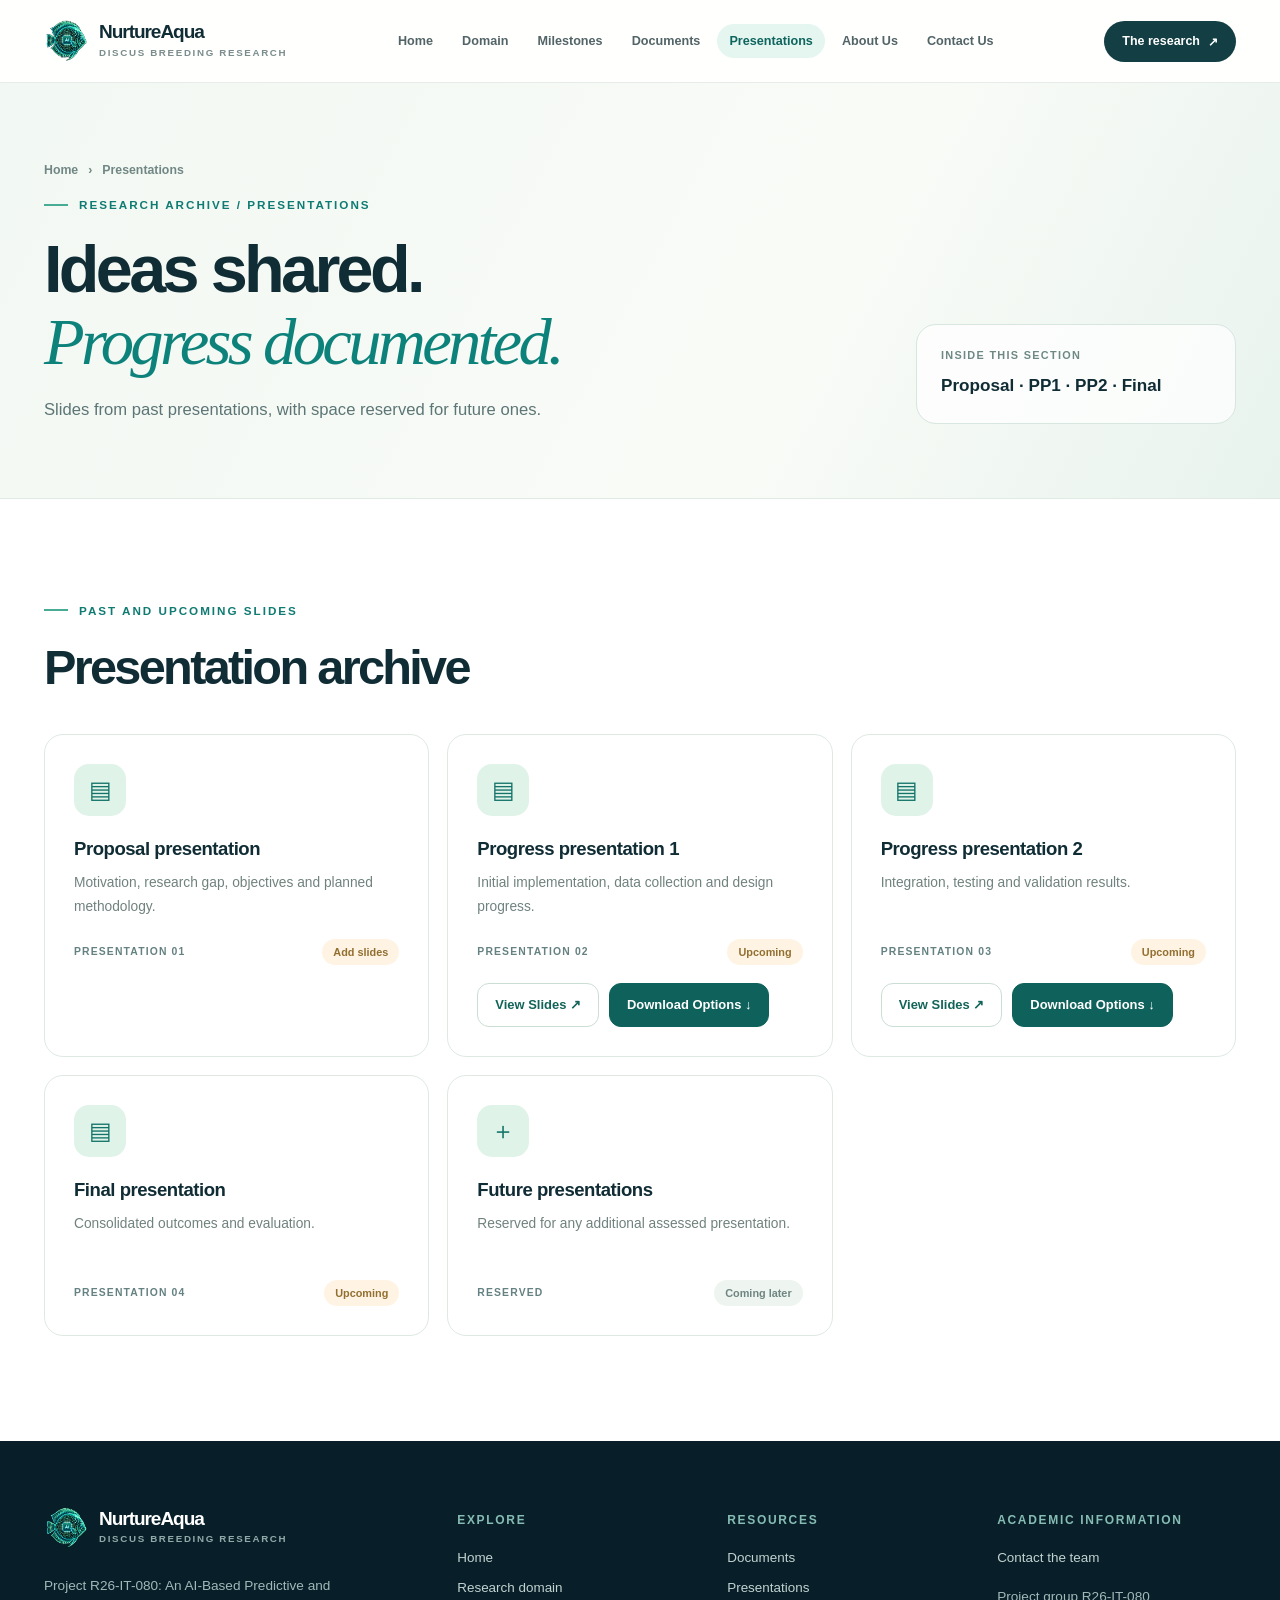
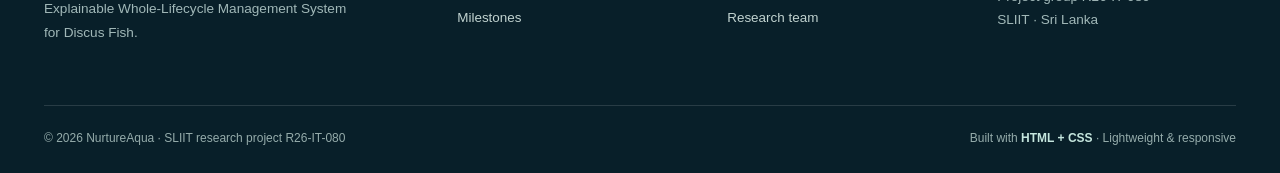
<file: presentations.html>
<!DOCTYPE html><html lang="en"><head><meta charset="UTF-8"><meta name="viewport" content="width=device-width,initial-scale=1"><meta name="theme-color" content="#0c303b"><meta name="description" content="NurtureAqua research proposal, progress and final presentation slides."><title>Presentations | NurtureAqua</title><link rel="icon" href="assets/nurtureaqua-logo.png" type="image/png"><link rel="stylesheet" href="assets/styles.css"></head><body><a class="skip" href="#main">Skip to content</a>
<header class="header"><div class="wrap header-inner">
<a class="brand" href="index.html" aria-label="NurtureAqua home"><img class="brand-icon" src="assets/nurtureaqua-logo.png" alt=""><span><span class="brand-name">NurtureAqua</span><span class="brand-tag">Discus breeding research</span></span></a>
<nav class="nav" aria-label="Primary navigation"><a href="index.html" class="" >Home</a><a href="domain.html" class="" >Domain</a><a href="milestones.html" class="" >Milestones</a><a href="documents.html" class="" >Documents</a><a href="presentations.html" class="active" aria-current="page">Presentations</a><a href="about.html" class="" >About Us</a><a href="contact.html" class="" >Contact Us</a></nav>
<a class="header-cta" href="domain.html">The research <span aria-hidden="true">↗</span></a>
<details class="menu"><summary aria-label="Open site navigation">☰ Menu</summary><nav class="menu-panel" aria-label="Mobile navigation"><a href="index.html" class="" >Home</a><a href="domain.html" class="" >Domain</a><a href="milestones.html" class="" >Milestones</a><a href="documents.html" class="" >Documents</a><a href="presentations.html" class="active" aria-current="page">Presentations</a><a href="about.html" class="" >About Us</a><a href="contact.html" class="" >Contact Us</a></nav></details>
</div></header><main id="main"><section class="page-hero"><div class="wrap"><div><div class="breadcrumbs"><a href="index.html">Home</a><span>›</span><span>Presentations</span></div><div class="eyebrow">Research archive / Presentations</div><h1>Ideas shared.<br><em>Progress documented.</em></h1><p>Slides from past presentations, with space reserved for future ones.</p></div><aside class="hero-index"><small>Inside this section</small><strong>Proposal · PP1 · PP2 · Final</strong></aside></div></section><section class="section white"><div class="wrap"><div class="eyebrow">Past and upcoming slides</div><h2>Presentation archive</h2><div class="resource-grid" style="margin-top:34px"><article class="resource-card"><div class="file-icon" aria-hidden="true">▤</div><h3>Proposal presentation</h3><p>Motivation, research gap, objectives and planned methodology.</p><footer><span class="label">PRESENTATION 01</span><span class="status pending">Add slides</span></footer></article><article class="resource-card"><div class="file-icon" aria-hidden="true">▤</div><h3>Progress presentation 1</h3><p>Initial implementation, data collection and design progress.</p><footer><span class="label">PRESENTATION 02</span><span class="status pending">Upcoming</span></footer>
<!-- ONLINE-SLIDES-LINK-1 -->
<div class="doc-actions" style="margin-top:18px">
  <a class="doc-btn view"
     href="https://mysliit-my.sharepoint.com/:p:/g/personal/it22128768_my_sliit_lk/IQC41u9xtRUeSbk65VkcGqWtAeLblo4iqSVaGH3ms8iHxdY?e=vEvNhX"
     target="_blank"
     rel="noopener noreferrer">
    View Slides ↗
  </a>
  <a class="doc-btn download"
     href="https://mysliit-my.sharepoint.com/:p:/g/personal/it22128768_my_sliit_lk/IQC41u9xtRUeSbk65VkcGqWtAeLblo4iqSVaGH3ms8iHxdY?e=vEvNhX"
     target="_blank"
     rel="noopener noreferrer">
    Download Options ↓
  </a>
</div>
</article><article class="resource-card"><div class="file-icon" aria-hidden="true">▤</div><h3>Progress presentation 2</h3><p>Integration, testing and validation results.</p><footer><span class="label">PRESENTATION 03</span><span class="status pending">Upcoming</span></footer>
<!-- ONLINE-SLIDES-LINK-2 -->
<div class="doc-actions" style="margin-top:18px">
  <a class="doc-btn view"
     href="https://mysliit-my.sharepoint.com/:p:/g/personal/it22128768_my_sliit_lk/IQD5YN_x_XEOQYmVaeqxLTjoAVL-xGOzEyLaNWxEchCe_rw?e=QYWD0B"
     target="_blank"
     rel="noopener noreferrer">
    View Slides ↗
  </a>
  <a class="doc-btn download"
     href="https://mysliit-my.sharepoint.com/:p:/g/personal/it22128768_my_sliit_lk/IQD5YN_x_XEOQYmVaeqxLTjoAVL-xGOzEyLaNWxEchCe_rw?e=QYWD0B"
     target="_blank"
     rel="noopener noreferrer">
    Download Options ↓
  </a>
</div>
</article><article class="resource-card"><div class="file-icon" aria-hidden="true">▤</div><h3>Final presentation</h3><p>Consolidated outcomes and evaluation.</p><footer><span class="label">PRESENTATION 04</span><span class="status pending">Upcoming</span></footer></article><article class="resource-card"><div class="file-icon" aria-hidden="true">＋</div><h3>Future presentations</h3><p>Reserved for any additional assessed presentation.</p><footer><span class="label">RESERVED</span><span class="status">Coming later</span></footer></article></div></div></section></main><footer class="foot"><div class="wrap"><div class="foot-grid"><div>
<a class="brand" href="index.html"><img class="brand-icon" src="assets/nurtureaqua-logo.png" alt=""><span><span class="brand-name">NurtureAqua</span><span class="brand-tag">Discus breeding research</span></span></a>
<p>Project R26-IT-080: An AI-Based Predictive and Explainable Whole-Lifecycle Management System for Discus Fish.</p></div>
<div><h4>Explore</h4><a class="link" href="index.html">Home</a><a class="link" href="domain.html">Research domain</a><a class="link" href="milestones.html">Milestones</a></div>
<div><h4>Resources</h4><a class="link" href="documents.html">Documents</a><a class="link" href="presentations.html">Presentations</a><a class="link" href="about.html">Research team</a></div>
<div><h4>Academic information</h4><a class="link" href="contact.html">Contact the team</a><p>Project group R26-IT-080<br>SLIIT · Sri Lanka</p></div>
</div><div class="foot-bottom"><span>© 2026 NurtureAqua · SLIIT research project R26-IT-080</span><span>Built with <strong>HTML + CSS</strong> · Lightweight & responsive</span></div></div></footer></body></html>
</file>
<file: assets/styles.css>
/* NurtureAqua Academic Research Site | Responsive HTML & CSS, no JavaScript */
:root{--ink:#102c35;--ink-soft:#455a60;--muted:#6e8085;--teal:#0d7774;--deep:#0c303b;--deep2:#071f2a;--mint:#b9ead9;--aqua:#e7f6f2;--cream:#fafaf5;--surface:#fff;--line:#e1e8e5;--gold:#e6bd7a;--shadow:0 20px 55px rgba(22,54,55,.085);--radius:20px;--container:1192px}
*{box-sizing:border-box}html{scroll-behavior:smooth}body{margin:0;background:#f9fbf8;color:var(--ink);font-family:Inter,"Segoe UI",Arial,sans-serif;-webkit-font-smoothing:antialiased}img,svg{max-width:100%}a{color:inherit;text-decoration:none}button,input,textarea{font:inherit}p{line-height:1.75}h1,h2,h3,h4,p{margin-top:0}h1,h2{letter-spacing:-.055em}h2{font-size:clamp(2.15rem,3.8vw,3.45rem);line-height:1.11}h3{letter-spacing:-.025em}::selection{background:#bdebdc;color:#123b40}.wrap{width:min(var(--container),calc(100% - 72px));margin:auto}.skip{position:absolute;top:-100px;left:12px;background:#fff;padding:12px;z-index:999}.skip:focus{top:10px}.top-strip{background:#092d37;color:#c4e3dd;font-size:.72rem;letter-spacing:.12em;font-weight:700;text-transform:uppercase}.top-strip .wrap{display:flex;justify-content:space-between;align-items:center;padding:9px 0}.top-strip strong{color:#bceedd;font-weight:700}.header{position:sticky;top:0;z-index:40;border-bottom:1px solid rgba(20,68,67,.1);background:rgba(255,255,253,.96);backdrop-filter:blur(14px)}.header-inner{height:82px;display:flex;align-items:center;justify-content:space-between;gap:24px}.brand{display:inline-flex;gap:11px;align-items:center;min-width:192px}.brand-icon{height:44px;width:44px;display:block}.brand-name{display:block;font-size:1.19rem;letter-spacing:-.055em;font-weight:850;line-height:1}.brand-tag{font-size:.61rem;letter-spacing:.17em;text-transform:uppercase;color:#7a8c8c;font-weight:800;margin-top:6px}.nav{display:flex;gap:5px;align-items:center}.nav a{font-size:.79rem;font-weight:720;color:#526467;border-radius:100px;padding:10px 12px;transition:.2s}.nav a:hover,.nav a.active{color:#0e645e;background:#e5f5ef}.header-cta{display:inline-flex;align-items:center;gap:8px;color:#fff;background:#133e43;padding:13px 18px;border-radius:100px;font-size:.78rem;font-weight:800;white-space:nowrap;transition:.2s}.header-cta:hover{background:#0d706c;transform:translateY(-1px)}.menu{display:none}.eyebrow{color:#0f7b72;font-size:.73rem;text-transform:uppercase;letter-spacing:.17em;font-weight:840;display:flex;align-items:center;gap:11px;margin-bottom:23px}.eyebrow:before{content:"";width:24px;height:2px;background:#48ac95;display:inline-block}.eyebrow.light{color:#a8ebdb}.eyebrow.light:before{background:#a8ebdb}.eyebrow.center{justify-content:center}.btn-row{display:flex;align-items:center;gap:11px;flex-wrap:wrap}.btn{display:inline-flex;justify-content:center;align-items:center;gap:14px;border-radius:100px;padding:16px 23px;font-size:.83rem;font-weight:800;transition:.2s;border:1px solid transparent;line-height:1}.btn:hover{transform:translateY(-2px)}.btn.primary{background:#0f4b50;color:#fff;box-shadow:0 10px 25px rgba(13,71,72,.18)}.btn.primary:hover{background:#08726b}.btn.outline{background:#fff;border-color:#d4e4df;color:#194d4e}.btn.outline:hover{border-color:#50b3a1}.btn.white{background:#fff;color:#123e44}.arrow{font-size:1.14rem}.muted{color:var(--ink-soft)}.lead{font-size:1.08rem;max-width:645px;color:var(--ink-soft);line-height:1.87}.label{font-size:.72rem;letter-spacing:.11em;text-transform:uppercase;font-weight:850;color:#658181}.dot{height:7px;width:7px;border-radius:50%;display:inline-block;background:#62d6bc;margin-right:6px;box-shadow:0 0 0 4px rgba(98,214,188,.11)}
/* HOME hero */
.hero{position:relative;overflow:hidden;background:linear-gradient(126deg,#fafcf7 0%,#f2f9f4 62%,#eef7f2 100%);padding:86px 0 72px}.hero:before{content:"";height:510px;width:510px;border-radius:50%;background:rgba(191,232,215,.28);filter:blur(76px);position:absolute;left:-210px;top:-250px;pointer-events:none}.hero-layout{display:grid;grid-template-columns:minmax(0,1.02fr) minmax(0,.98fr);align-items:center;gap:68px;position:relative}.hero h1{font-size:clamp(3.45rem,5.55vw,5.65rem);line-height:1.025;max-width:680px;margin-bottom:28px;font-weight:800}.hero h1 em{font-family:Georgia,"Times New Roman",serif;font-weight:400;color:#0d8579;font-style:italic}.hero .lead{margin-bottom:34px}.hero-visual{position:relative;padding:0 5px 20px 10px}.aquarium{display:block;width:100%;height:auto;border-radius:28px;box-shadow:0 38px 75px rgba(8,41,43,.23)}.visual-chip{position:absolute;background:rgba(255,255,255,.96);box-shadow:0 18px 35px rgba(10,48,55,.18);border:1px solid #deece7;border-radius:14px;padding:15px 16px;display:flex;gap:12px;align-items:center;font-size:.73rem;color:#63817f;line-height:1.45}.visual-chip strong{color:#143e46;font-size:.83rem;display:block}.visual-chip .mini-icon{font-size:1.24rem;background:#e6f5ef;width:39px;height:39px;display:grid;place-items:center;border-radius:12px}.chip-one{top:12%;left:-8%}.chip-two{right:-8%;bottom:13%}.hero-stats{margin-top:61px;border-top:1px solid #d7e7e0;padding-top:23px;display:flex;align-items:center;gap:27px;max-width:550px}.stat{flex:1}.stat+.stat{border-left:1px solid #d7e7e0;padding-left:25px}.stat b{font-size:1.72rem;letter-spacing:-.06em;display:block;color:#184d50;line-height:1.1}.stat small{color:#6f8180;font-size:.7rem;font-weight:700;display:block;margin-top:7px}.section{padding:105px 0}.section.tint{background:#eef6f1}.section.white{background:#fff}.section-head{display:flex;justify-content:space-between;align-items:end;gap:40px;margin-bottom:40px}.section-head p{max-width:430px;margin:0;color:#647775}.section-head h2{max-width:650px;margin-bottom:0}.center-head{text-align:center;max-width:750px;margin:0 auto 47px}.center-head p{color:#617977}.card-grid{display:grid;grid-template-columns:repeat(3,minmax(0,1fr));gap:20px}.research-card{border:1px solid #e3e9e4;background:#fff;padding:31px;min-height:326px;border-radius:22px;box-shadow:0 8px 26px rgba(22,56,55,.035);position:relative;overflow:hidden;transition:.25s}.research-card:hover{transform:translateY(-4px);box-shadow:var(--shadow)}.card-top{display:flex;justify-content:space-between;align-items:center}.card-index{font-size:.73rem;font-weight:840;color:#899d98;letter-spacing:.1em}.circle-icon{width:59px;height:59px;background:#e3f5ed;border-radius:19px;display:grid;place-items:center;font-size:1.65rem;color:#2d8b81}.research-card h3{font-size:1.4rem;margin:33px 0 13px}.research-card p{color:#677a7b;font-size:.89rem;margin-bottom:22px}.text-link{color:#0f7972;font-weight:850;font-size:.83rem;display:inline-flex;align-items:center;gap:9px}.text-link:hover{color:#064b4b}.dark-section{background:#0a2d38;color:#fff;position:relative;overflow:hidden}.dark-section:before{content:"";position:absolute;right:-170px;top:-185px;width:560px;height:560px;border:1px solid rgba(182,234,218,.13);border-radius:50%;box-shadow:0 0 0 66px rgba(166,219,204,.035),0 0 0 145px rgba(166,219,204,.025)}.dark-section p{color:#bed1d2}.workflow{display:grid;grid-template-columns:repeat(4,1fr);gap:18px;position:relative}.flow-step{padding:26px 22px;border:1px solid rgba(187,234,226,.19);border-radius:18px;background:rgba(255,255,255,.045);min-height:205px}.flow-step .number{color:#91d9ca;font-size:.78rem;font-weight:800;margin-bottom:33px}.flow-step h3{font-size:1.25rem;margin-bottom:8px}.flow-step p{font-size:.84rem;margin-bottom:0}.split{display:grid;grid-template-columns:1fr 1fr;gap:76px;align-items:center}.feature-panel{background:#f0f7f2;border:1px solid #dcebe4;border-radius:25px;padding:40px}.feature-list{display:grid;gap:20px}.feature-list .feature{display:flex;gap:14px;align-items:start}.feature .check{flex:0 0 30px;height:30px;display:grid;place-items:center;background:#ccefe1;border-radius:50%;font-weight:900;color:#096d64}.feature h3{font-size:.97rem;margin:0 0 4px}.feature p{font-size:.85rem;color:#6d7e7d;margin:0}.ribbon{background:#d8f0e5;border-block:1px solid #c4e5d9;padding:20px 0}.ribbon-row{display:flex;justify-content:space-between;align-items:center;gap:25px;flex-wrap:wrap}.ribbon strong{font-size:.85rem}.ribbon span{color:#52746e;font-size:.77rem}.ribbon .divider-tiny{width:1px;height:24px;background:#adcec4}.cta-panel{background:#0a3540;border-radius:26px;padding:56px 60px;color:#fff;display:flex;justify-content:space-between;align-items:center;gap:30px;position:relative;overflow:hidden}.cta-panel:after{content:"";position:absolute;right:21%;top:-150px;width:330px;height:330px;border:1px solid rgba(184,234,227,.3);border-radius:50%;pointer-events:none}.cta-panel h2{font-size:clamp(2.1rem,3.5vw,3.2rem);margin:0 0 13px;max-width:680px}.cta-panel p{color:#b9d5d1;max-width:600px;margin:0}.cta-panel .btn{flex-shrink:0;z-index:1}
/* Interior pages */
.page-hero{padding:80px 0 74px;background:linear-gradient(118deg,#f2f8f3 0,#f9fbf7 63%,#e8f3ed 100%);border-bottom:1px solid #dfebe3}.page-hero .wrap{display:grid;grid-template-columns:1fr 320px;gap:40px;align-items:end}.page-hero h1{font-size:clamp(3.15rem,5.2vw,4.9rem);line-height:1.08;max-width:800px;margin:0 0 17px}.page-hero h1 em{font-family:Georgia,serif;font-weight:400;color:#0c827a}.page-hero p{max-width:690px;color:#5c7575;font-size:1.04rem;margin:0}.page-hero .hero-index{padding:24px;border:1px solid #d7e6df;background:rgba(255,255,255,.75);border-radius:20px}.hero-index small{display:block;color:#6e8984;font-size:.68rem;letter-spacing:.12em;text-transform:uppercase;font-weight:830;margin-bottom:12px}.hero-index strong{font-size:1.07rem;line-height:1.5}.breadcrumbs{display:flex;gap:10px;align-items:center;color:#718784;font-weight:700;font-size:.77rem;margin-bottom:21px}.breadcrumbs a:hover{color:#0a746e}.subnav{position:sticky;top:82px;z-index:20;background:rgba(255,255,255,.98);border-bottom:1px solid #e4ece7}.subnav .wrap{display:flex;align-items:center;gap:6px;overflow-x:auto;padding:13px 0;scrollbar-width:none}.subnav .wrap::-webkit-scrollbar{display:none}.subnav a{padding:11px 17px;border-radius:99px;font-size:.77rem;font-weight:740;white-space:nowrap;color:#5d7371}.subnav a:hover{background:#e9f6ef;color:#0c766f}.content-section{padding:88px 0;scroll-margin-top:160px}.content-section+.content-section{border-top:1px solid #e4ebe5}.content-section h2{font-size:clamp(2rem,3.4vw,3rem)}.intro-pair{display:grid;grid-template-columns:340px 1fr;gap:90px;align-items:start}.intro-pair .left-sticky{position:sticky;top:174px}.intro-pair .left-sticky p{color:#718581;font-size:.9rem}.body-content>p{color:#526b68;font-size:.97rem}.body-content .content-card{margin-top:25px}.content-card{background:#fff;border:1px solid #e0e9e2;border-radius:19px;padding:27px;box-shadow:0 6px 18px rgba(23,55,53,.03)}.content-card h3{font-size:1.12rem}.content-card p,.content-card li{color:#5e7473;font-size:.9rem}.content-card ul{padding-left:18px;margin-bottom:0;line-height:1.8}.info-note{border-left:3px solid #16a48c;background:#eaf7f0;padding:15px 19px;border-radius:0 12px 12px 0;color:#456a65;font-size:.83rem;line-height:1.7}.small-grid{display:grid;grid-template-columns:repeat(2,minmax(0,1fr));gap:17px}.stack-row{display:flex;flex-wrap:wrap;gap:10px;margin-top:25px}.pill{border:1px solid #cfe3da;border-radius:99px;background:#f4faf6;color:#2e675f;padding:11px 15px;font-size:.76rem;font-weight:800}.numbered-list{display:grid;gap:16px;counter-reset:goal}.goal{display:flex;align-items:start;gap:18px;padding:22px;background:#fff;border:1px solid #e1eae4;border-radius:16px}.goal b{width:35px;height:35px;flex:0 0 35px;background:#d7f1e6;color:#107d71;border-radius:10px;display:grid;place-items:center;font-size:.79rem}.goal h3{font-size:1rem;margin:0 0 5px}.goal p{font-size:.87rem;color:#667c78;margin:0}.process-list{display:grid;grid-template-columns:repeat(4,1fr);gap:14px;margin-top:30px}.process-box{background:#0e3b45;border-radius:16px;padding:25px;color:#fff;min-height:178px}.process-box small{color:#8ed8c8;font-weight:900;letter-spacing:.1em}.process-box h3{margin:20px 0 7px;font-size:1.09rem}.process-box p{margin:0;color:#b5d5d0;font-size:.77rem}.docs-top{display:flex;justify-content:space-between;align-items:center;gap:22px;margin-bottom:24px}.docs-top h2{margin:0}.table-scroll{overflow-x:auto;border:1px solid #dce8e1;border-radius:18px;background:#fff}.data-table{width:100%;border-collapse:collapse;text-align:left;min-width:720px}.data-table th{font-size:.68rem;text-transform:uppercase;letter-spacing:.13em;color:#68817e;padding:21px 22px;background:#edf6f0}.data-table td{padding:21px 22px;border-top:1px solid #e5ece7;color:#506b68;font-size:.86rem;vertical-align:middle}.data-table td strong{color:#163e42}.data-table tr:hover td{background:#fbfefa}.status{display:inline-flex;align-items:center;border-radius:99px;padding:7px 11px;font-size:.68rem;font-weight:800;background:#eef4f0;color:#6e8581}.status.pending{background:#fff4e4;color:#926f30}.status.sample{background:#eaf5ee;color:#27796f}.select-jump{border:1px solid #d5e5dd;background:#fff;border-radius:16px;position:relative;min-width:245px}.select-jump summary{padding:15px 19px;cursor:pointer;font-size:.83rem;font-weight:800;color:#23544e;list-style:none;display:flex;justify-content:space-between}.select-jump summary::-webkit-details-marker{display:none}.select-jump summary:after{content:"⌄";font-size:1.2rem;line-height:1}.select-jump[open] summary:after{transform:rotate(180deg)}.select-jump .jump-links{display:flex;flex-direction:column;padding:7px 12px 14px;border-top:1px solid #e1ebe6}.jump-links a{padding:11px 9px;border-radius:8px;color:#466b65;font-size:.82rem}.jump-links a:hover{background:#e9f7f1}.timeline{position:relative;margin-top:40px;display:grid;gap:18px}.timeline:before{content:"";position:absolute;left:29px;top:19px;bottom:19px;width:2px;background:#d5e7df}.timeline-item{position:relative;display:grid;grid-template-columns:59px 1fr;gap:24px;scroll-margin-top:169px}.timeline-num{height:59px;width:59px;background:#0b4e52;color:#fff;border:5px solid #eaf7f0;box-shadow:0 0 0 1px #d3e9de;border-radius:50%;display:grid;place-items:center;font-size:.77rem;font-weight:800;z-index:1}.timeline-content{border:1px solid #dee9e2;border-radius:18px;background:#fff;padding:25px 30px}.timeline-content h3{margin:0 0 8px;font-size:1.18rem}.timeline-content p{color:#657875;font-size:.87rem;margin:0 0 17px}.metadata{display:flex;gap:22px;flex-wrap:wrap}.metadata span{font-size:.74rem;color:#7a8b88}.metadata strong{color:#24574e}.resource-grid{display:grid;grid-template-columns:repeat(3,1fr);gap:18px}.resource-card{padding:29px;border-radius:19px;border:1px solid #dfe9e2;background:#fff;min-height:248px}.file-icon{height:52px;width:52px;border-radius:15px;display:grid;place-items:center;background:#dff3e9;color:#137368;font-size:1.5rem;margin-bottom:22px}.resource-card h3{font-size:1.16rem;margin:0 0 11px}.resource-card p{font-size:.86rem;color:#70827e;min-height:54px}.resource-card footer{display:flex;align-items:center;justify-content:space-between;gap:12px}.resource-card .label{font-size:.65rem}.member-grid{display:grid;grid-template-columns:repeat(4,1fr);gap:18px}.member{padding:20px;border:1px solid #dce8df;background:#fff;border-radius:19px}.avatar{height:190px;border-radius:12px;display:grid;place-items:center;background:linear-gradient(145deg,#d9efe6,#b8dad1);color:#2d766d;font-family:Georgia,serif;font-size:4rem;margin-bottom:22px;position:relative;overflow:hidden}.avatar:after{content:"";height:180px;width:180px;position:absolute;border-radius:50%;border:1px solid rgba(46,137,113,.2);top:69px;left:50%;transform:translateX(-50%)}.member small{font-size:.68rem;font-weight:800;letter-spacing:.14em;text-transform:uppercase;color:#0a8072}.member h3{font-size:1.1rem;margin:8px 0}.member p{color:#748683;font-size:.79rem;min-height:43px}.contact-layout{display:grid;grid-template-columns:1fr 1fr;gap:30px}.contact-panel{background:#0d3640;color:#fff;border-radius:22px;padding:42px}.contact-panel h2{font-size:2rem}.contact-panel p{color:#bbd6d0}.contact-detail{border-top:1px solid rgba(235,255,248,.16);padding:21px 0}.contact-detail span{display:block;font-size:.7rem;font-weight:800;letter-spacing:.12em;text-transform:uppercase;color:#88bcb6;margin-bottom:8px}.contact-detail strong{font-size:1.04rem}.email-template{padding:35px;background:#fff;border:1px solid #dfe9e1;border-radius:22px}.template-field{margin:19px 0;padding:17px;background:#f5f9f5;border:1px solid #e4ece5;border-radius:12px;color:#4b6b65;font-size:.85rem}.template-field strong{color:#214d49}.template-body{line-height:1.9;font-size:.88rem;color:#59716a}.foot{background:#081f29;color:#fff;padding:65px 0 28px}.foot-grid{display:grid;grid-template-columns:1.5fr .9fr .9fr 1fr;gap:55px;padding-bottom:60px}.foot .brand-name{color:#fff}.foot .brand-tag{color:#91aaa9}.foot p{color:#a1b8b8;font-size:.85rem;max-width:315px;margin:20px 0 0}.foot h4{font-size:.75rem;text-transform:uppercase;letter-spacing:.14em;color:#86bcb4;margin:7px 0 23px}.foot a.link{display:block;color:#c1d3d0;font-size:.84rem;margin:0 0 15px}.foot a.link:hover{color:#87e3cf}.foot-bottom{border-top:1px solid rgba(255,255,255,.13);padding-top:25px;display:flex;justify-content:space-between;flex-wrap:wrap;gap:20px;color:#95acab;font-size:.75rem}.foot-bottom strong{color:#c5e6de}.nowrap{white-space:nowrap}
@media(max-width:1170px){.nav a{padding:10px 8px;font-size:.72rem}.header-cta{display:none}.hero-layout{gap:30px}.chip-one{left:-3%}.chip-two{right:-3%}.wrap{width:min(var(--container),calc(100% - 52px))}}
@media(max-width:930px){.header-inner{height:72px}.nav{display:none}.menu{display:block;position:relative}.menu summary{list-style:none;cursor:pointer;border:1px solid #cfe1d9;border-radius:12px;padding:9px 14px;font-size:.82rem;font-weight:800}.menu summary::-webkit-details-marker{display:none}.menu-panel{position:absolute;right:0;top:54px;background:#fff;padding:14px;border-radius:16px;border:1px solid #dae8df;box-shadow:var(--shadow);width:240px;display:grid;gap:4px;z-index:60}.menu-panel a{padding:12px 15px;border-radius:8px;font-size:.86rem;font-weight:700}.menu-panel a:hover,.menu-panel a.active{background:#ebf7f0;color:#106c62}.hero{padding:64px 0 56px}.hero-layout{grid-template-columns:1fr;gap:45px}.hero h1{max-width:760px}.hero-visual{max-width:590px;width:100%;margin:auto}.visual-chip{left:0}.chip-two{left:auto;right:0}.hero-stats{margin-top:35px}.intro-pair{grid-template-columns:1fr;gap:24px}.intro-pair .left-sticky{position:static}.page-hero .wrap{grid-template-columns:1fr}.page-hero .hero-index{display:none}.member-grid,.workflow,.process-list{grid-template-columns:repeat(2,1fr)}.foot-grid{grid-template-columns:repeat(2,1fr)}.subnav{top:72px}.contact-layout{grid-template-columns:1fr}.small-grid{grid-template-columns:1fr}}
@media(max-width:640px){.wrap{width:calc(100% - 34px)}.top-strip{font-size:.61rem}.top-strip .wrap>span:last-child{display:none}.brand{min-width:0}.brand-icon{height:40px;width:40px}.brand-name{font-size:1.05rem}.brand-tag{font-size:.55rem}.hero{padding:46px 0 58px}.hero h1{font-size:clamp(3.1rem,11vw,4.3rem);margin-bottom:23px}.lead,.page-hero p{font-size:.96rem}.hero-stats{gap:9px}.stat+.stat{padding-left:12px}.stat b{font-size:1.45rem}.stat small{font-size:.62rem}.visual-chip{padding:10px;font-size:.65rem}.visual-chip strong{font-size:.7rem}.visual-chip .mini-icon{height:32px;width:32px}.chip-one{left:-6px}.chip-two{right:-6px}.section{padding:74px 0}.section-head{display:block}.section-head p{margin-top:18px}.card-grid,.resource-grid,.member-grid,.workflow,.process-list{grid-template-columns:1fr}.research-card{min-height:0}.split{grid-template-columns:1fr;gap:27px}.feature-panel{padding:26px}.ribbon-row{align-items:start;gap:11px}.ribbon .divider-tiny{display:none}.cta-panel{padding:35px 26px;display:block}.cta-panel .btn{margin-top:25px}.page-hero{padding:56px 0}.page-hero h1{font-size:clamp(2.85rem,9.8vw,4.2rem)}.content-section{padding:66px 0}.docs-top{display:block}.docs-top .select-jump{margin-top:16px}.timeline-item{grid-template-columns:40px 1fr;gap:12px}.timeline:before{left:19px}.timeline-num{height:40px;width:40px;border-width:3px}.timeline-content{padding:20px}.intro-pair{gap:8px}.foot{padding:53px 0 26px}.foot-grid{grid-template-columns:1fr;gap:27px;padding-bottom:40px}.foot h4{margin-bottom:14px}.foot-bottom{line-height:1.7}}
@media(prefers-reduced-motion:reduce){html{scroll-behavior:auto}*,*:before,*:after{transition:none!important}}

/* Document library: compact, easy-to-scan cards in the existing NurtureAqua style. */
.doc-intro{margin:0 0 26px;max-width:750px;color:#59736f;font-size:.95rem;line-height:1.7}
.doc-grid{display:grid;grid-template-columns:repeat(2,minmax(0,1fr));gap:18px}
.doc-card{background:#fff;border:1px solid #dfe9e2;border-radius:19px;padding:25px;box-shadow:0 6px 18px rgba(23,55,53,.03);display:flex;flex-direction:column;min-width:0}
.doc-card-head{display:flex;align-items:flex-start;justify-content:space-between;gap:12px;margin-bottom:20px}
.doc-card-head .file-icon{margin:0;width:46px;height:46px;flex:0 0 46px;font-size:1.25rem}
.doc-card h3{margin:0 0 9px;font-size:1.14rem;color:#173d41;line-height:1.35}
.doc-card p{font-size:.87rem;line-height:1.65;color:#687f7b;margin:0 0 22px;flex:1}
.doc-card-bottom{border-top:1px solid #e5ece7;padding-top:16px;display:flex;flex-direction:column;align-items:flex-start;gap:13px}
.doc-file-name{font-size:.76rem;font-weight:700;color:#738b86;overflow-wrap:anywhere}
.doc-waiting{font-size:.79rem;color:#859793;font-weight:700}
.status.available{background:#e6f5ee;color:#207668}
.doc-actions{display:flex;gap:10px;flex-wrap:wrap;width:100%}
.doc-btn{display:inline-flex;justify-content:center;align-items:center;gap:8px;border-radius:12px;padding:12px 17px;text-align:center;font-size:.81rem;font-weight:800;min-height:44px;transition:background .16s ease,border-color .16s ease,transform .16s ease}
.doc-btn:focus-visible{outline:3px solid #48b7a4;outline-offset:3px}
.doc-btn.view{background:#fff;border:1px solid #cbded4;color:#126459}
.doc-btn.view:hover{background:#eef7f2;border-color:#9fcfbd;transform:translateY(-1px)}
.doc-btn.download{background:#0e625b;border:1px solid #0e625b;color:#fff}
.doc-btn.download:hover{background:#0b4d49;transform:translateY(-1px)}
@media(max-width:700px){.doc-grid{grid-template-columns:1fr}.doc-card{padding:21px}}
@media(max-width:390px){.doc-actions{flex-direction:column}.doc-btn{width:100%}}

.hero-visual-clean{display:flex;justify-content:flex-end;align-items:center;padding:0 0 8px 0}.aquarium-clean{width:min(100%,620px);border-radius:0;box-shadow:none;filter:none}.hero-visual-clean:before,.hero-visual-clean:after{display:none}.hero-visual-clean .visual-chip{display:none}
/* Balanced presentation of the four group research components. Existing visual design preserved. */
.four-component-grid{grid-template-columns:repeat(4,minmax(0,1fr));gap:17px}
.four-component-grid .research-card{padding:24px 22px;min-height:326px;display:flex;flex-direction:column}
.four-component-grid .research-card .text-link{margin-top:auto;padding-top:12px}
.four-component-grid .research-card h3{font-size:1.12rem;line-height:1.26}
.four-component-grid .research-card p{font-size:.85rem;line-height:1.7}
.balanced-method-list .process-box{min-height:215px}
.component-profiles{display:grid;grid-template-columns:1fr;gap:16px;margin-top:30px}
.component-profile{background:#fff;border:1px solid #dce9e3;border-radius:20px;box-shadow:0 8px 22px rgba(23,55,53,.035);scroll-margin-top:145px;overflow:hidden}
.component-profile summary{cursor:pointer;display:flex;align-items:center;gap:18px;padding:24px 26px;list-style:none}
.component-profile summary::-webkit-details-marker{display:none}
.component-profile[open]{border-color:#b7d8cd}
.component-profile summary:hover{background:#f7fbf9}
.profile-number{display:grid;place-items:center;background:#dcefe7;border-radius:13px;color:#0c766b;font-weight:800;width:52px;height:52px;flex:0 0 52px}
.profile-title{display:grid;gap:4px;min-width:0;flex:1}
.profile-title strong{font-size:1.15rem;line-height:1.3;color:#14363b}
.profile-title small{font-size:.78rem;color:#708681}
.profile-toggle{font-size:1.35rem;font-weight:500;color:#0e6a60}
.component-profile[open] .profile-toggle{transform:rotate(45deg)}
.profile-body{padding:4px 26px 26px;border-top:1px solid #e3efe8}
.profile-body>p{font-size:.92rem;color:#526b68;margin-top:18px}
.profile-details{margin-top:20px}
@media(max-width:1150px){.four-component-grid{grid-template-columns:repeat(2,minmax(0,1fr))}.four-component-grid .research-card{min-height:290px}}
@media(max-width:640px){.four-component-grid{grid-template-columns:1fr}.four-component-grid .research-card{min-height:0}.component-profile summary{padding:17px 16px;gap:12px}.profile-title strong{font-size:1rem}.profile-title small{font-size:.73rem}.profile-number{width:42px;height:42px;flex-basis:42px}.profile-body{padding:4px 15px 20px}}

/* NurtureAqua team portrait styles */
.member .avatar {
  height: 200px;
  overflow: hidden;
  border-radius: 12px;
  background: #e9f5ef;
}

.member .avatar::after {
  display: none;
}

.member .avatar img {
  display: block;
  width: 100%;
  height: 100%;
  object-fit: cover;
  object-position: center 20%;
}
</file>
